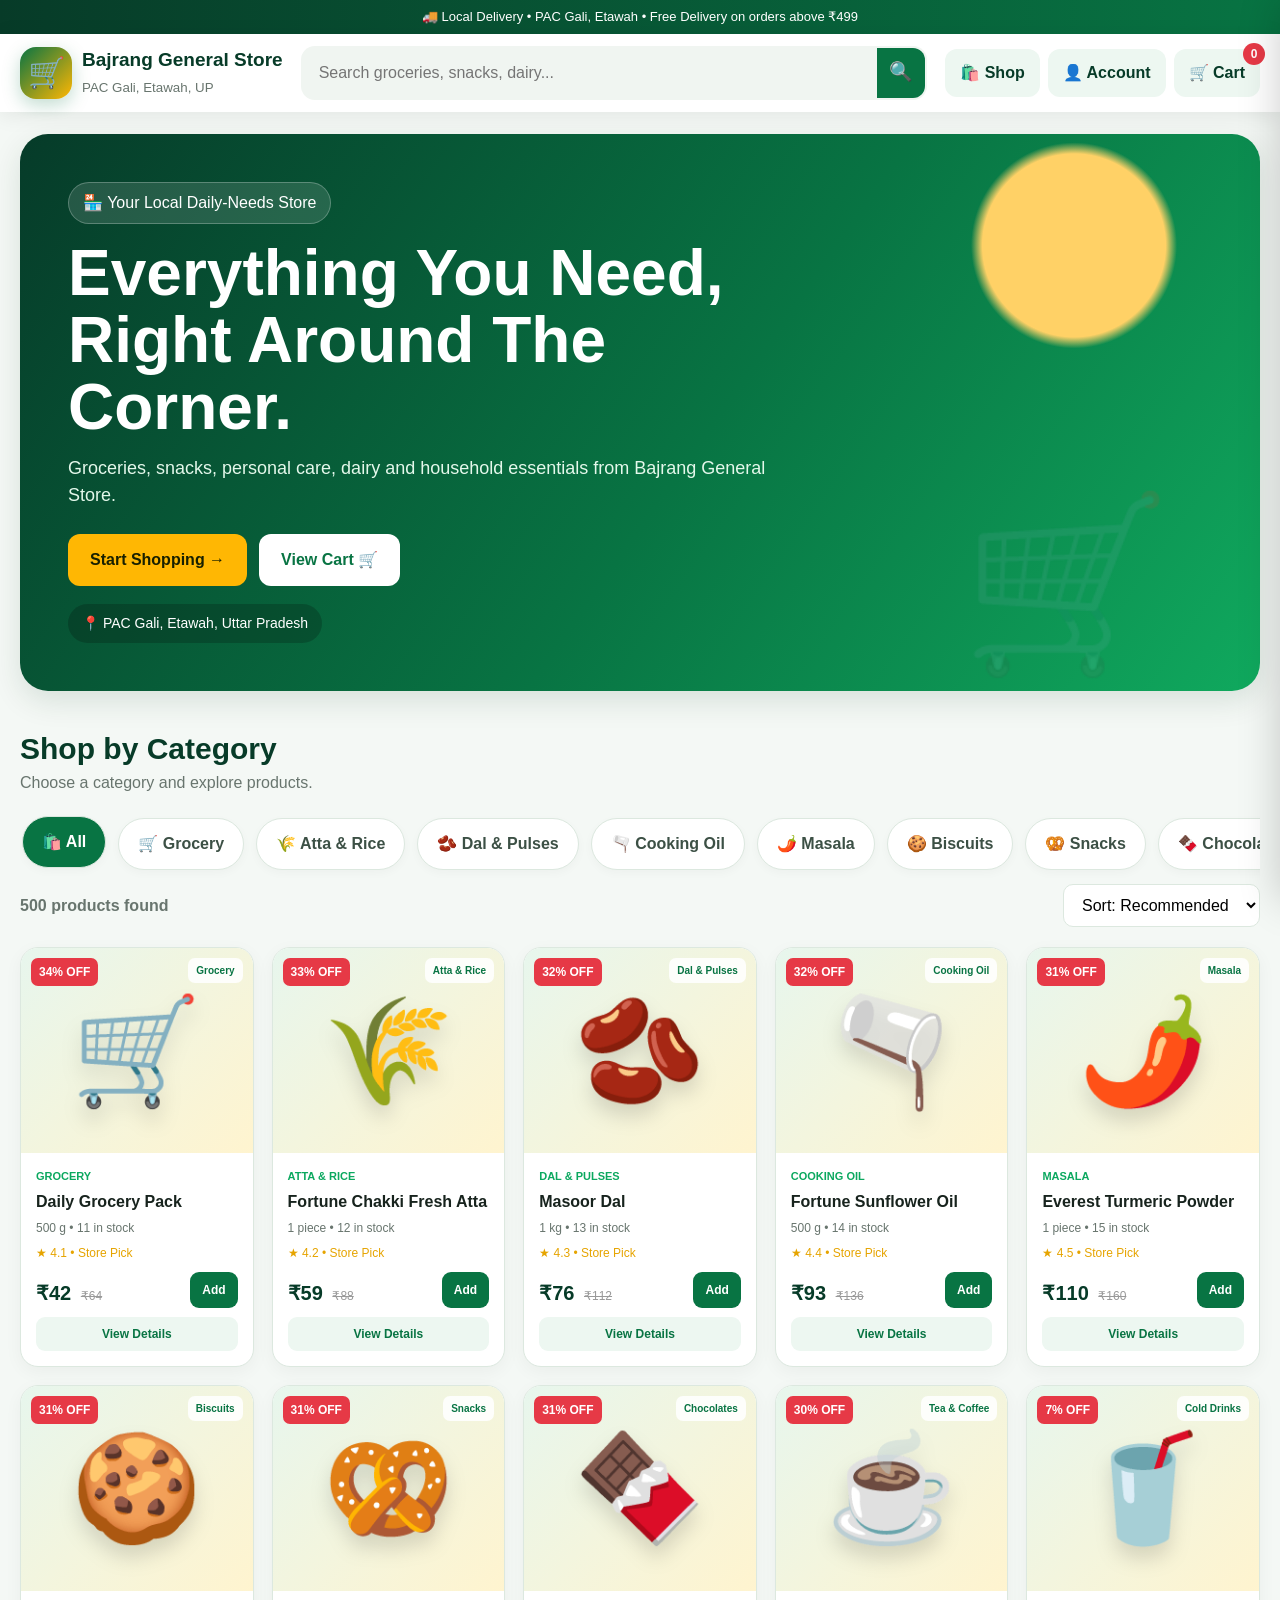
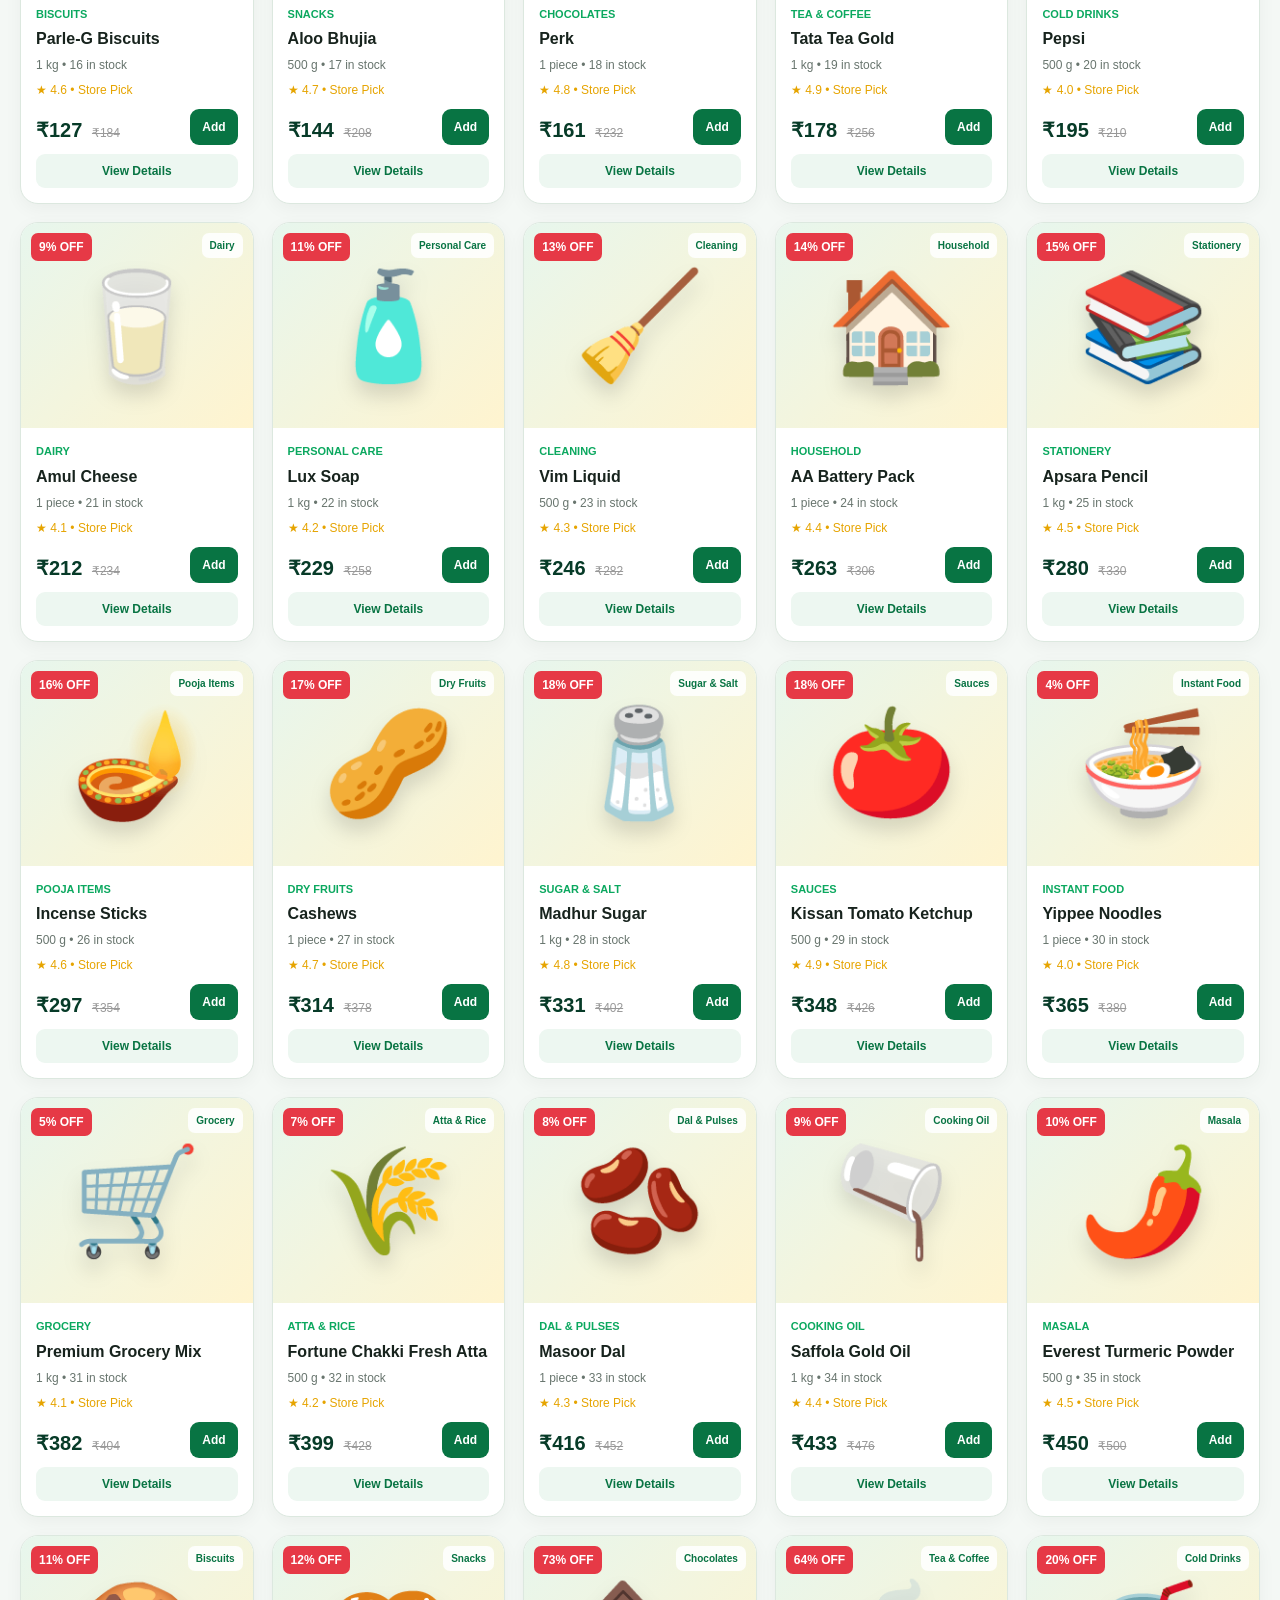
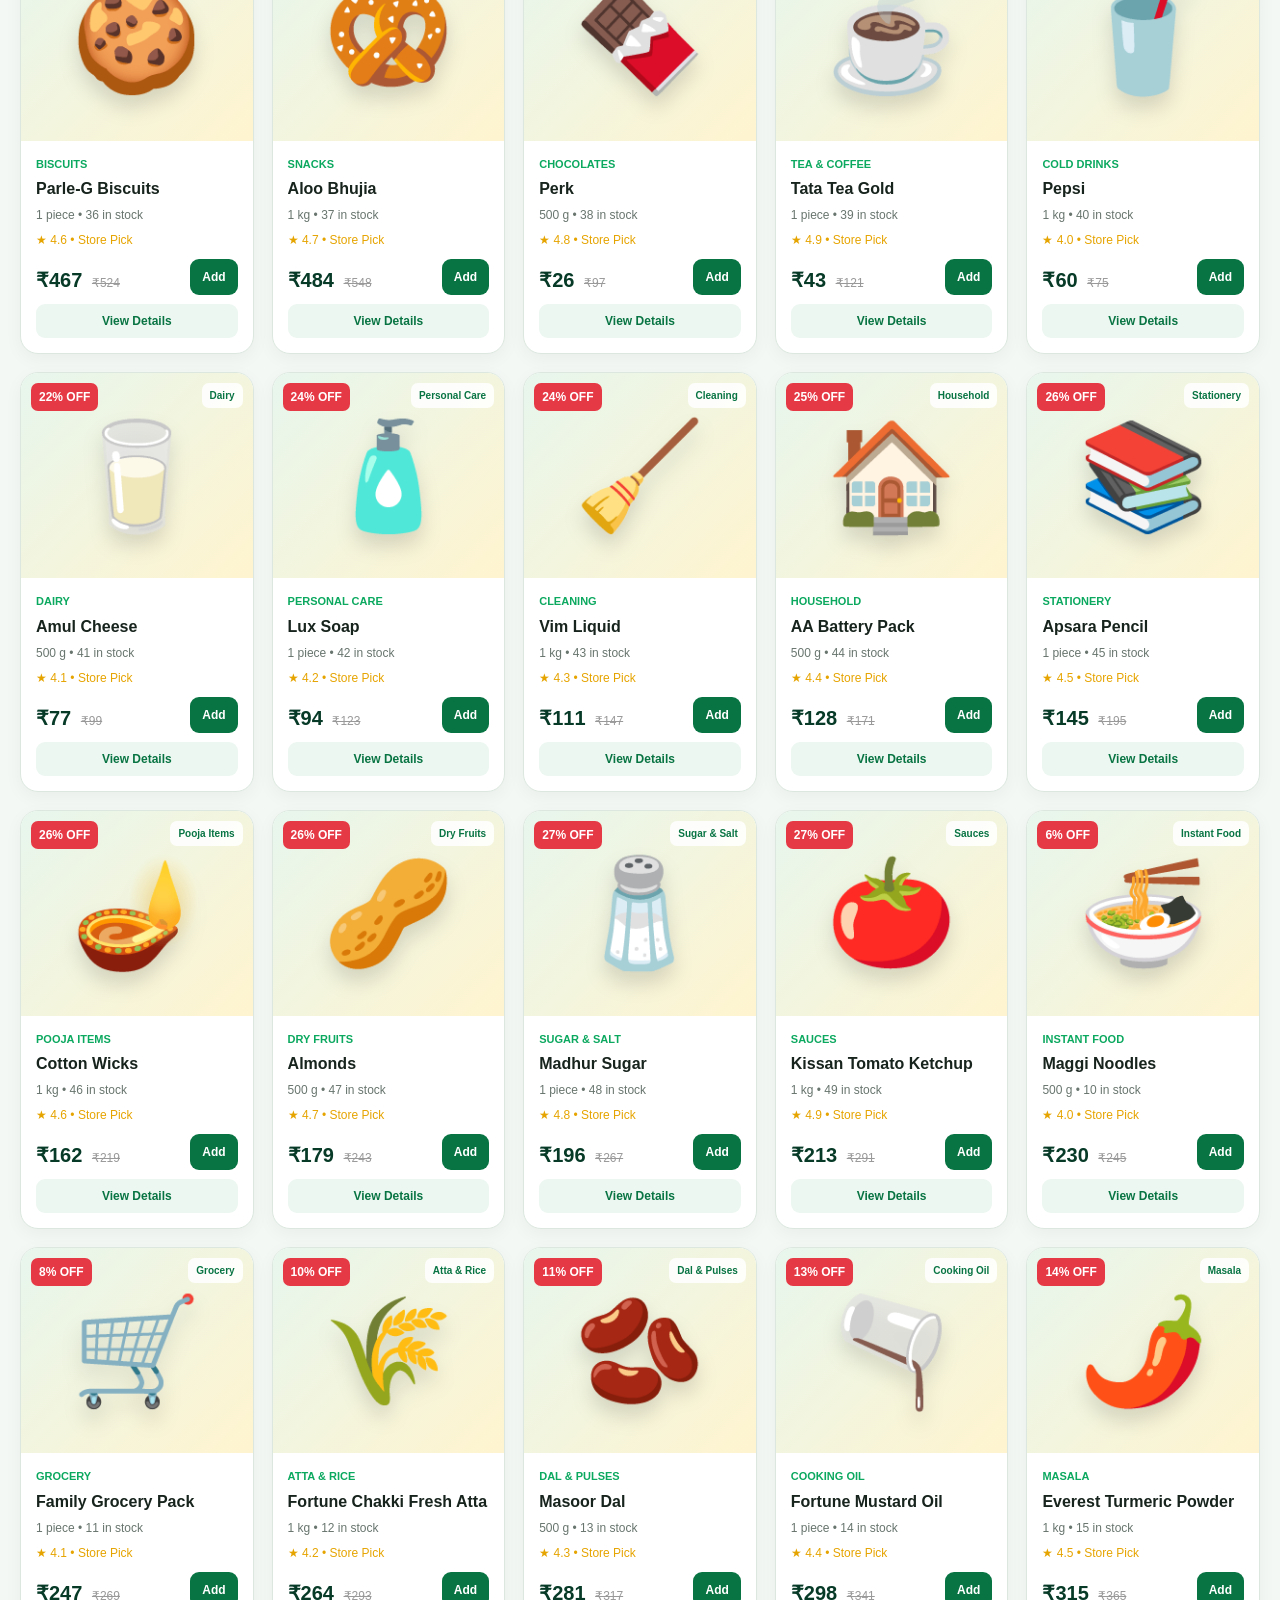
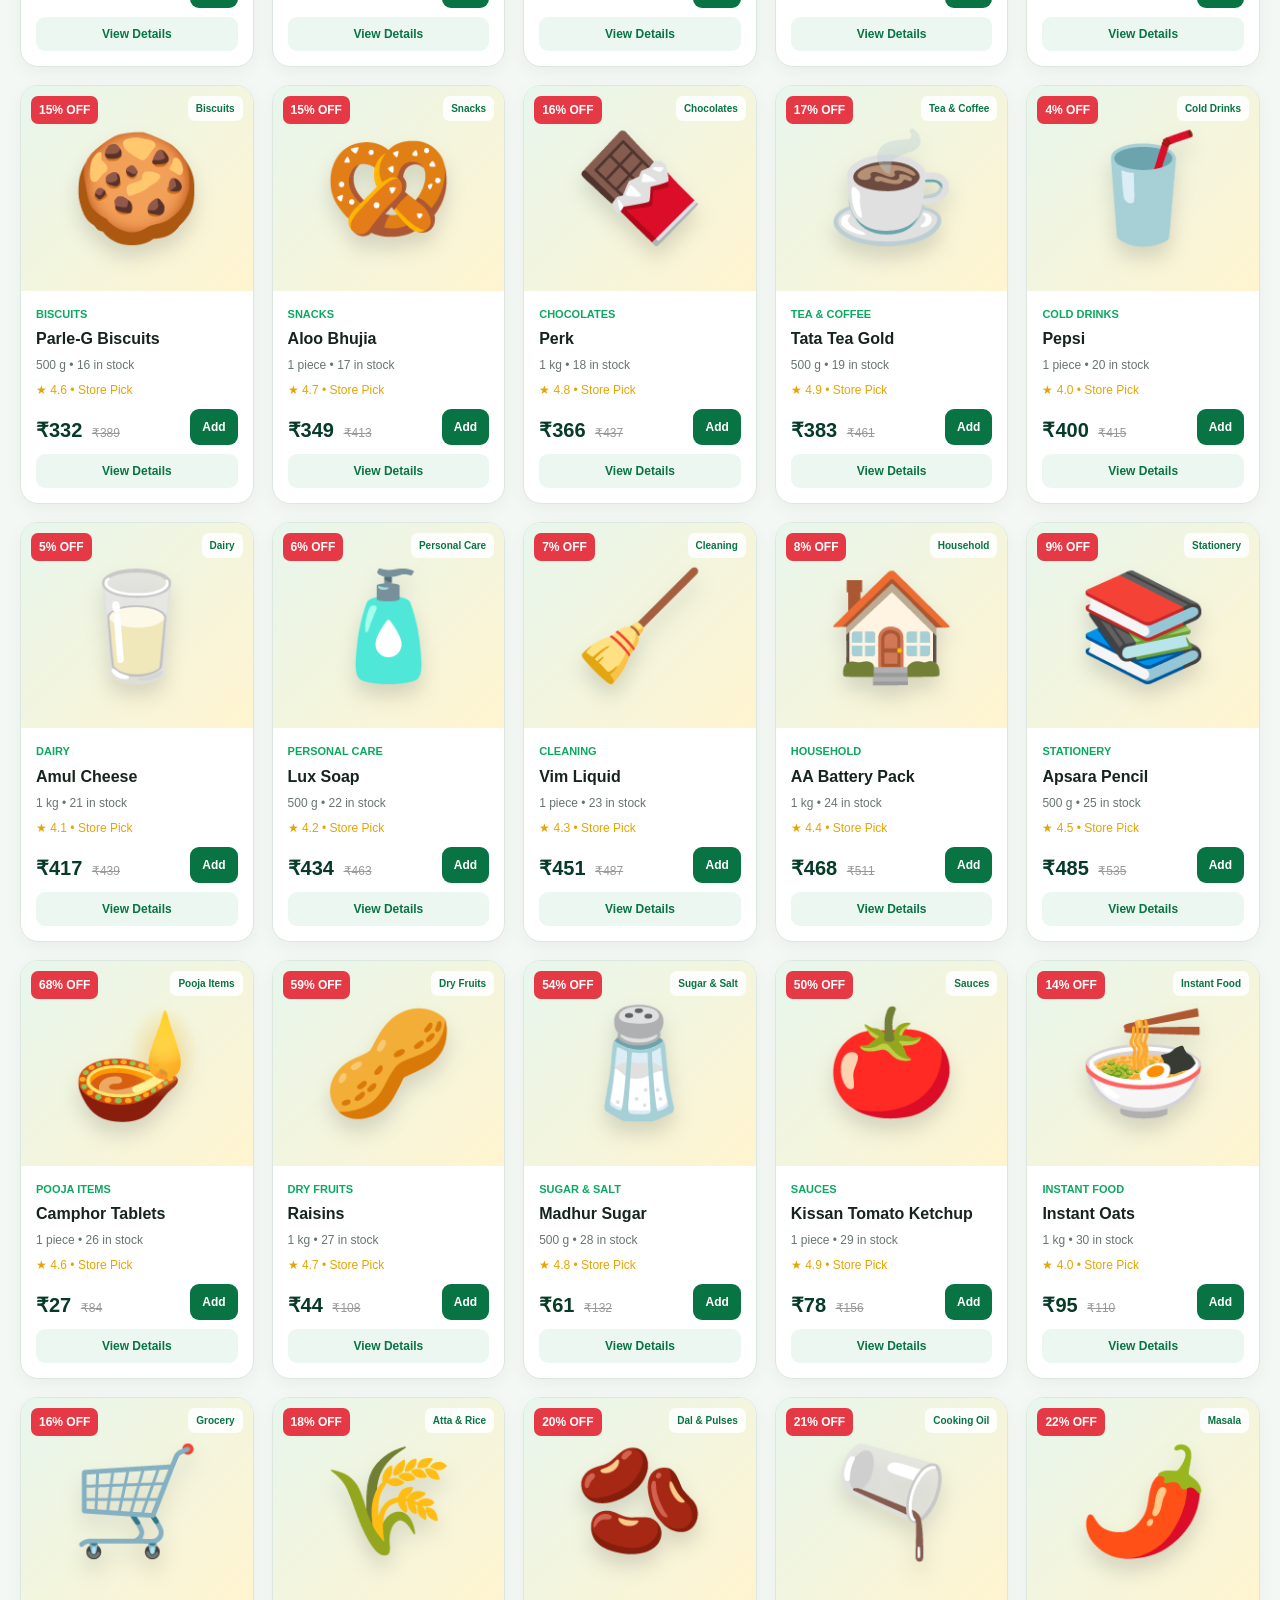
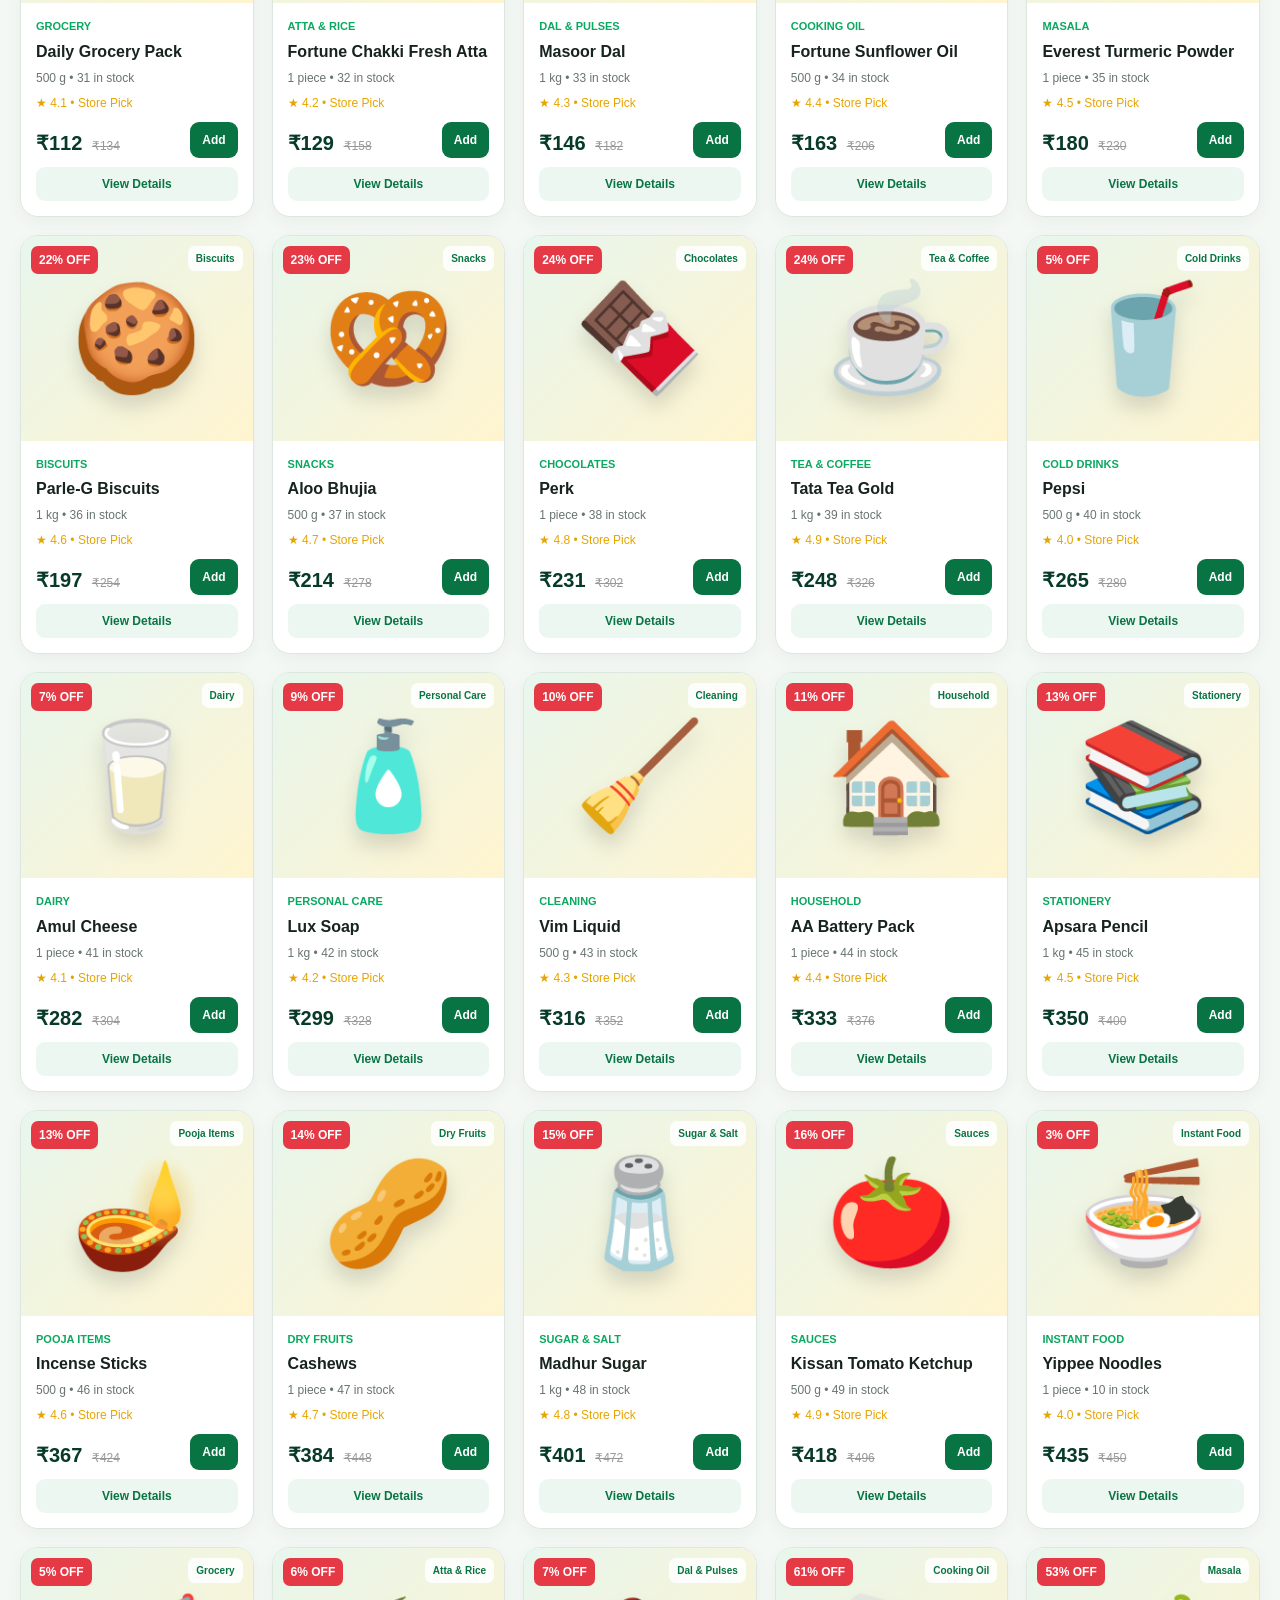
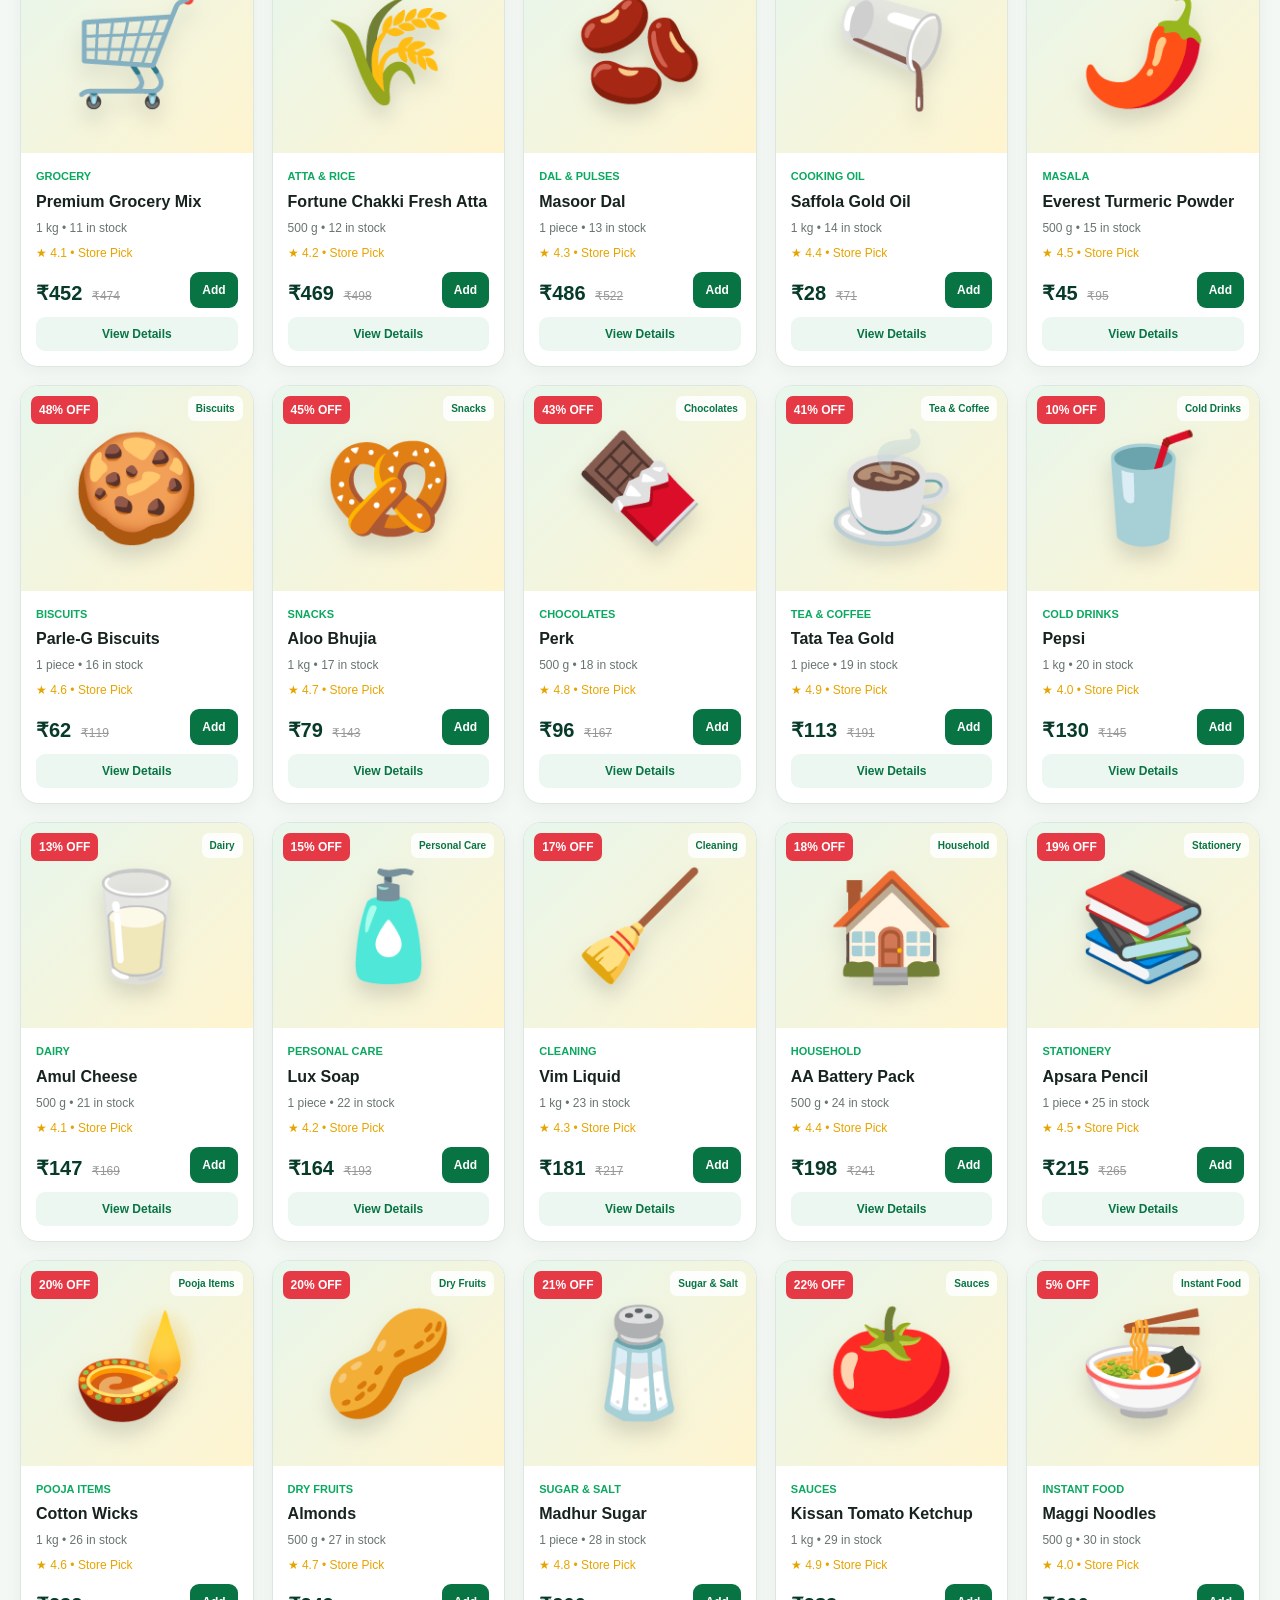
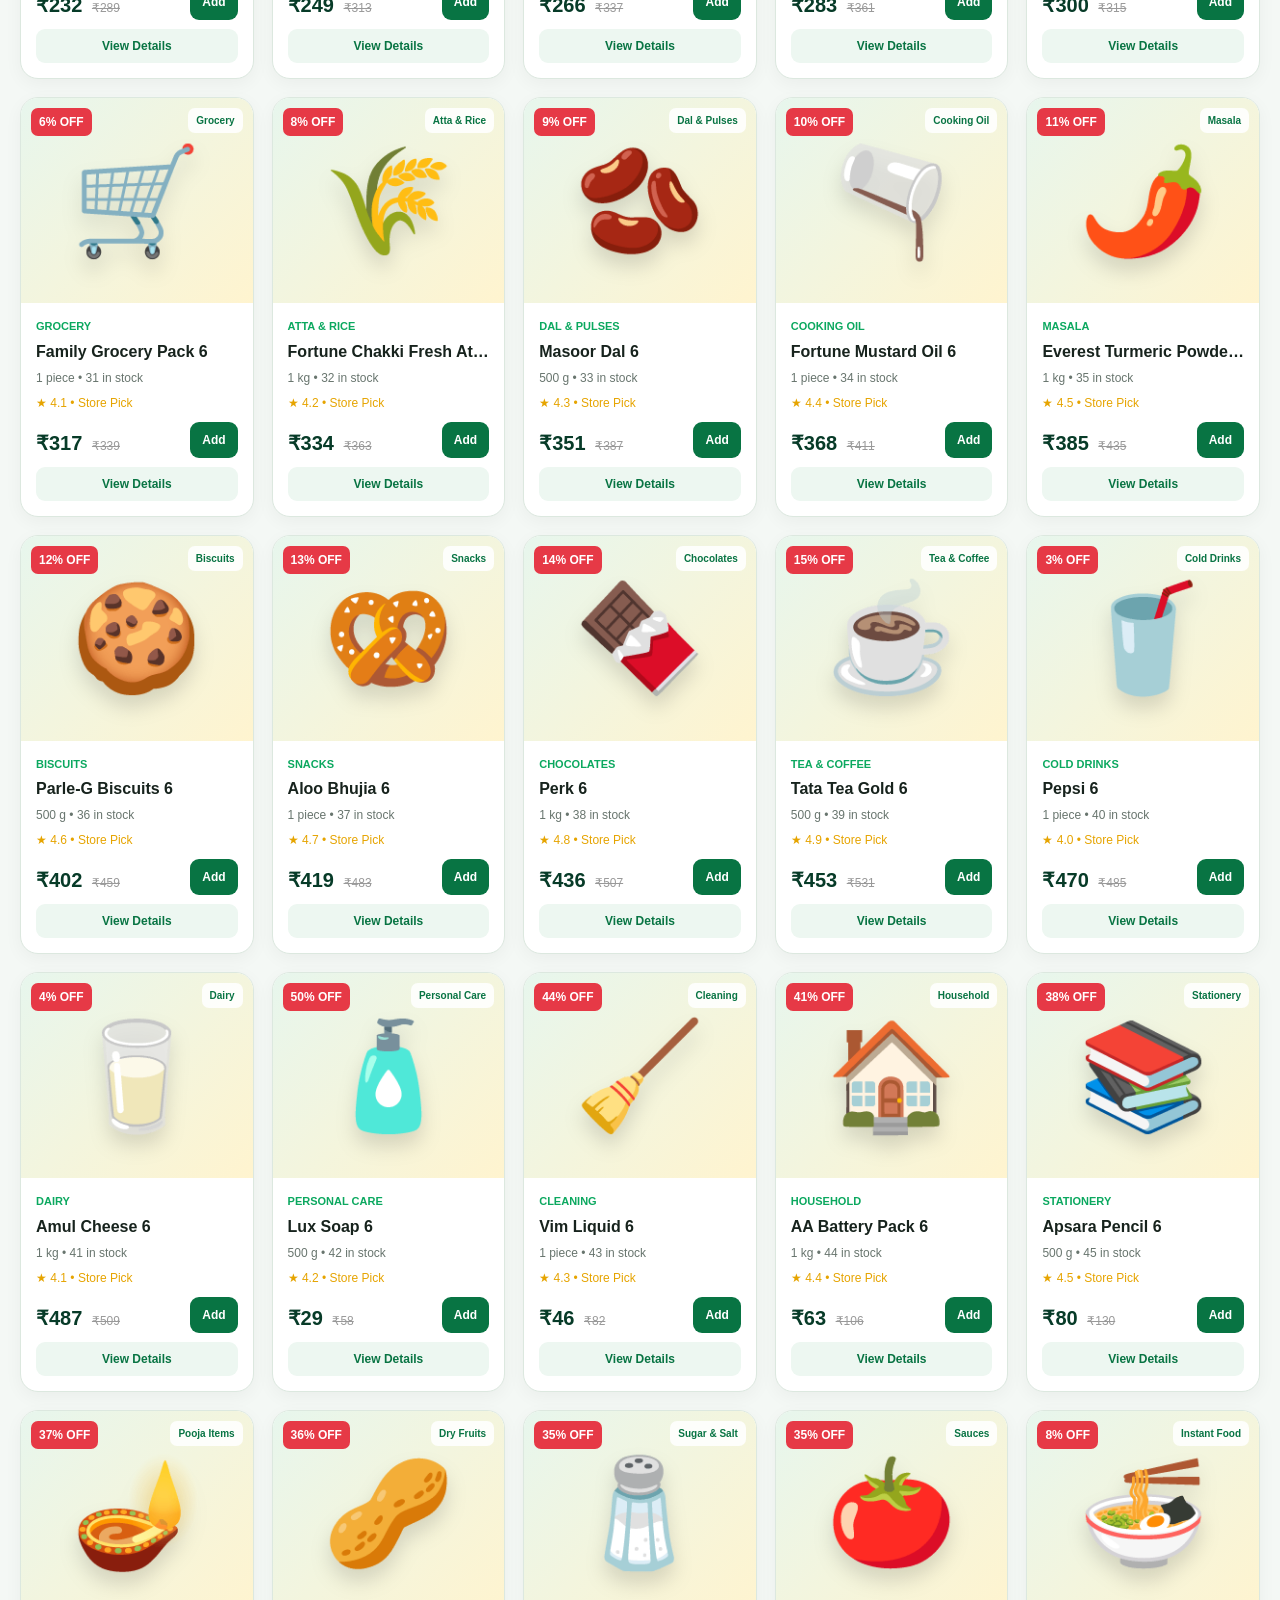
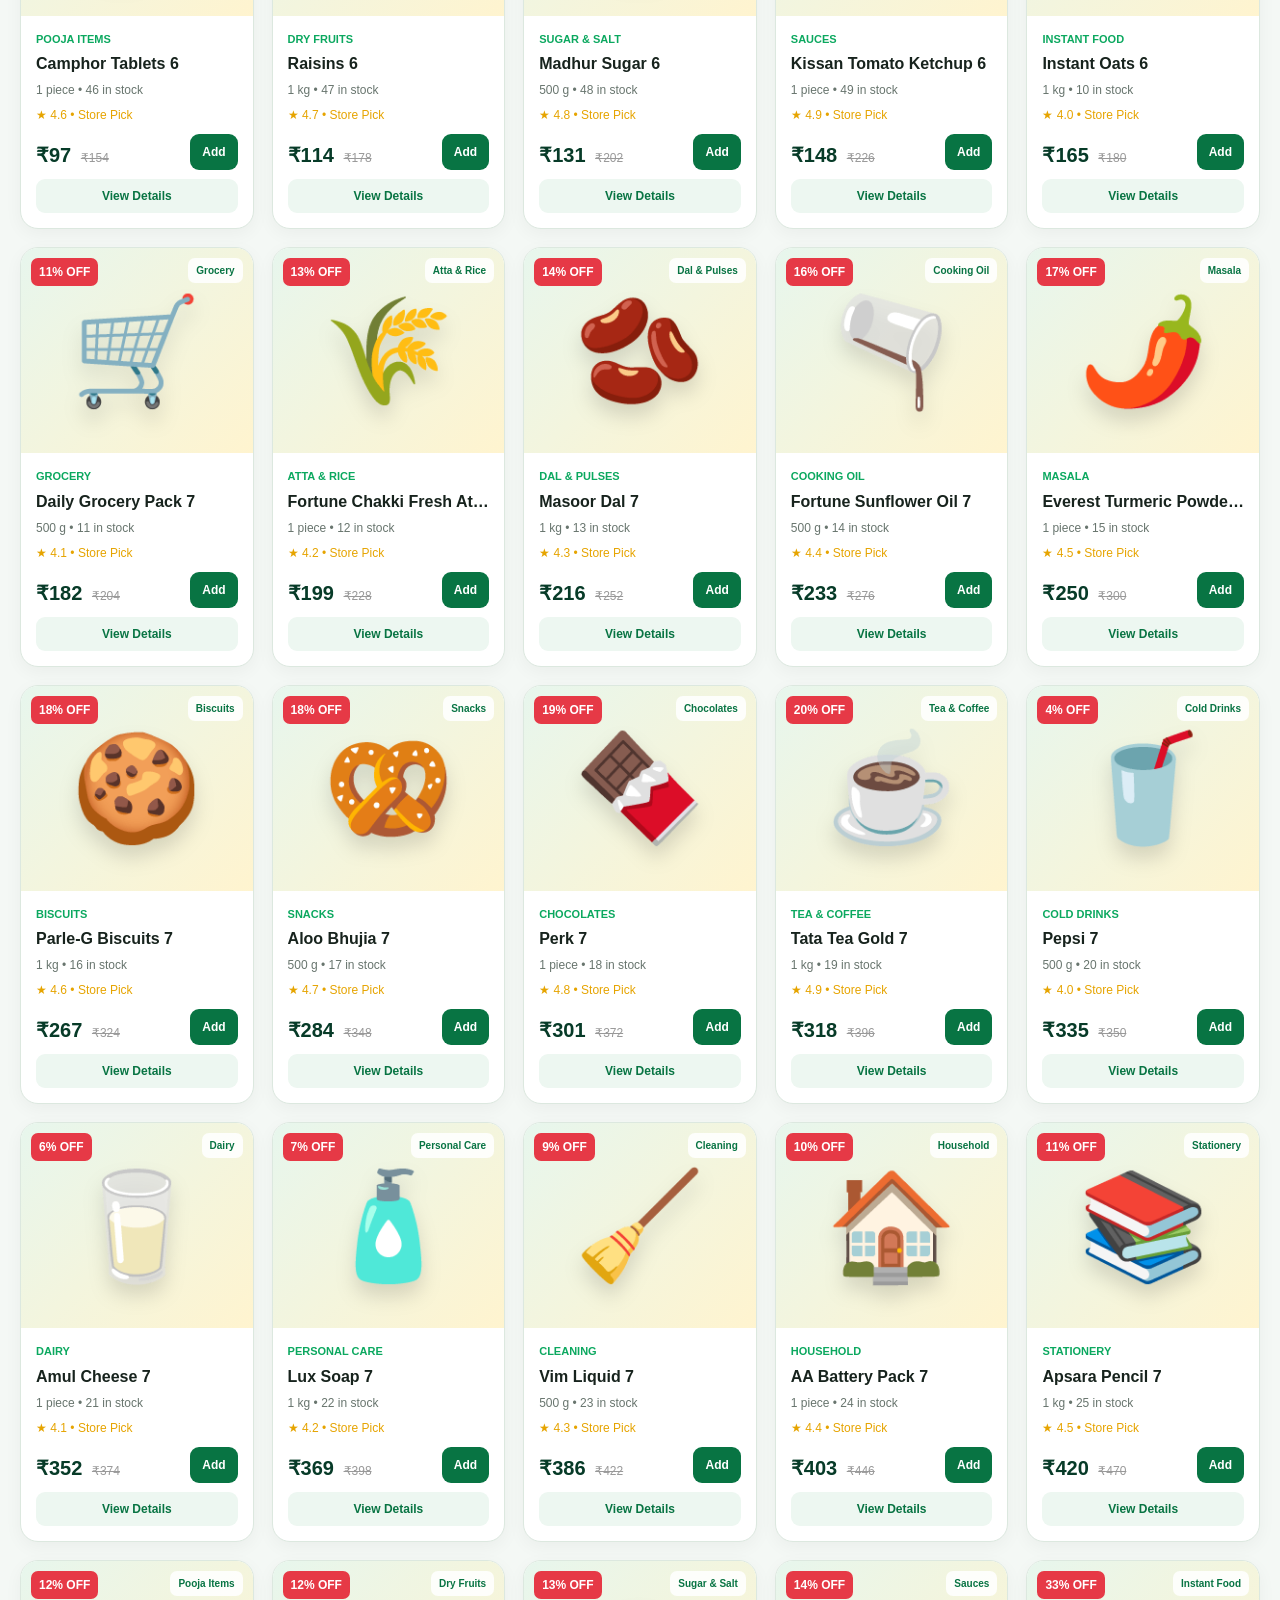
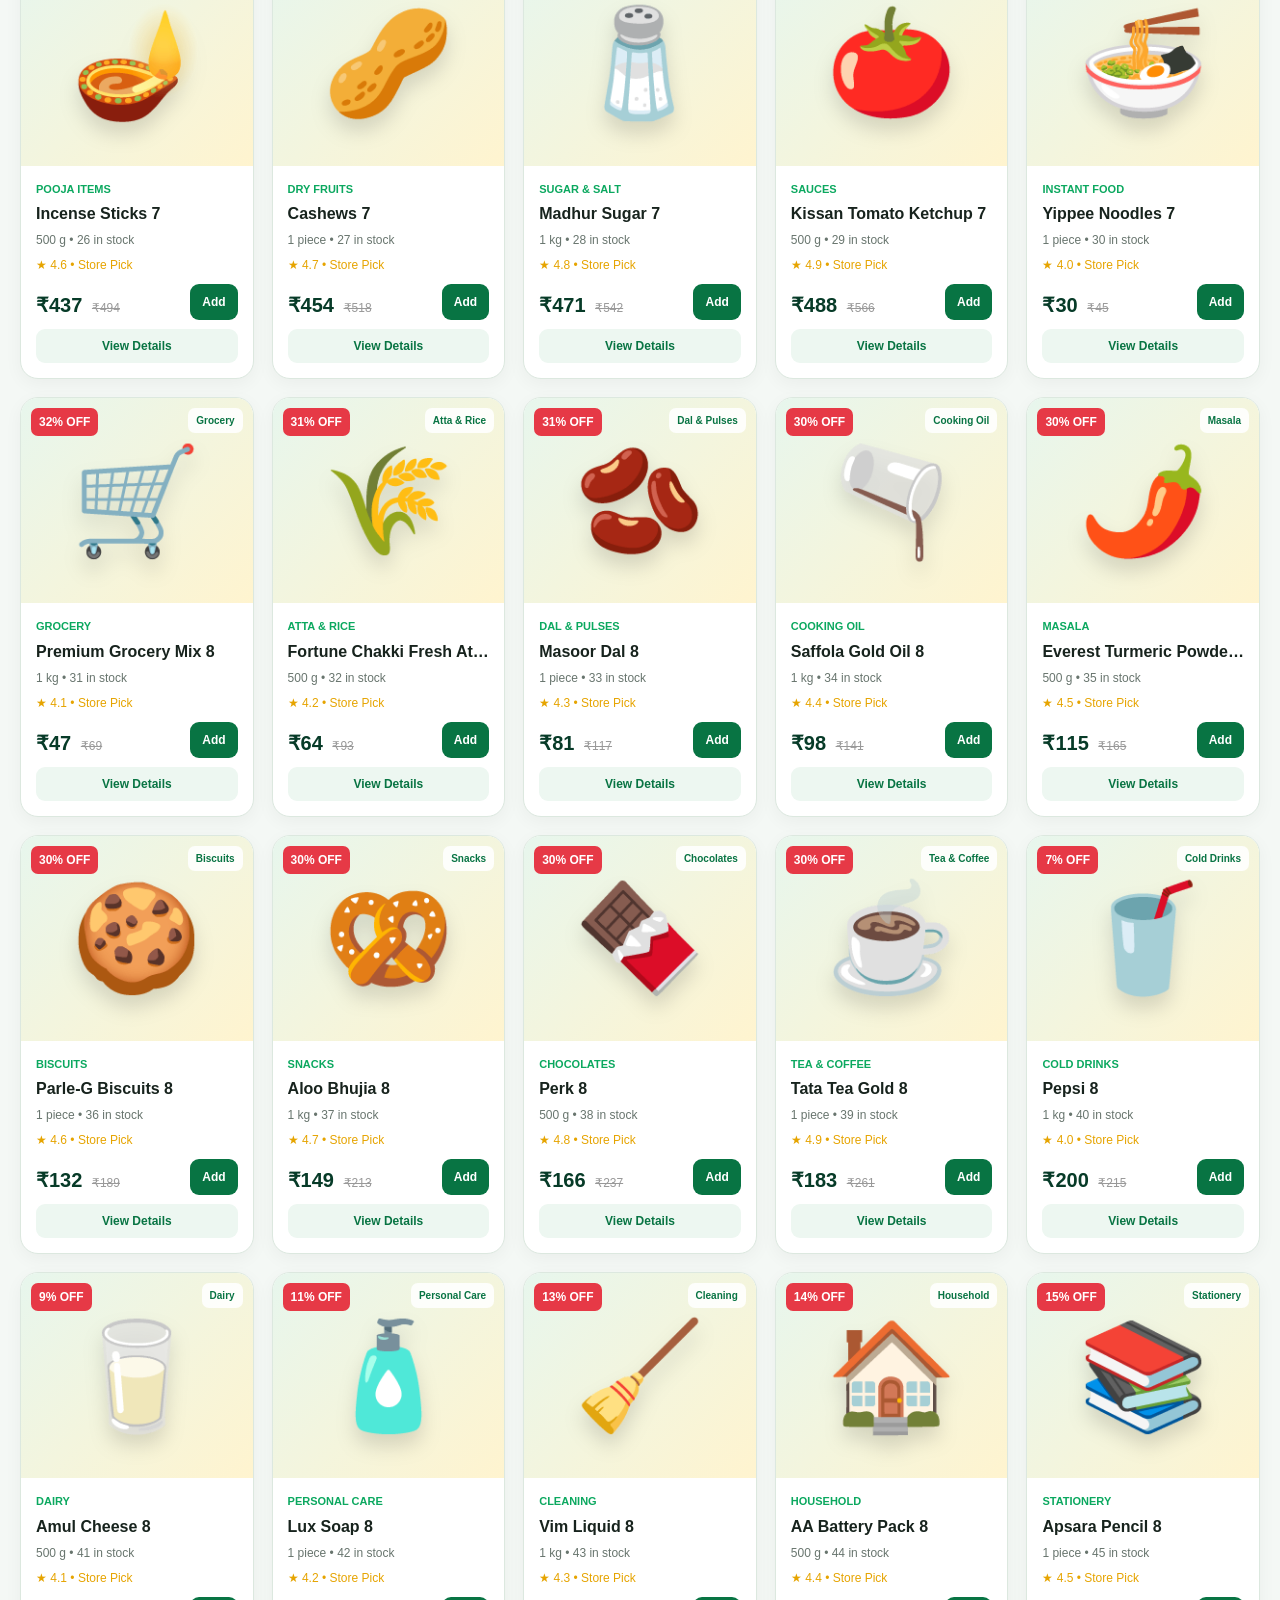
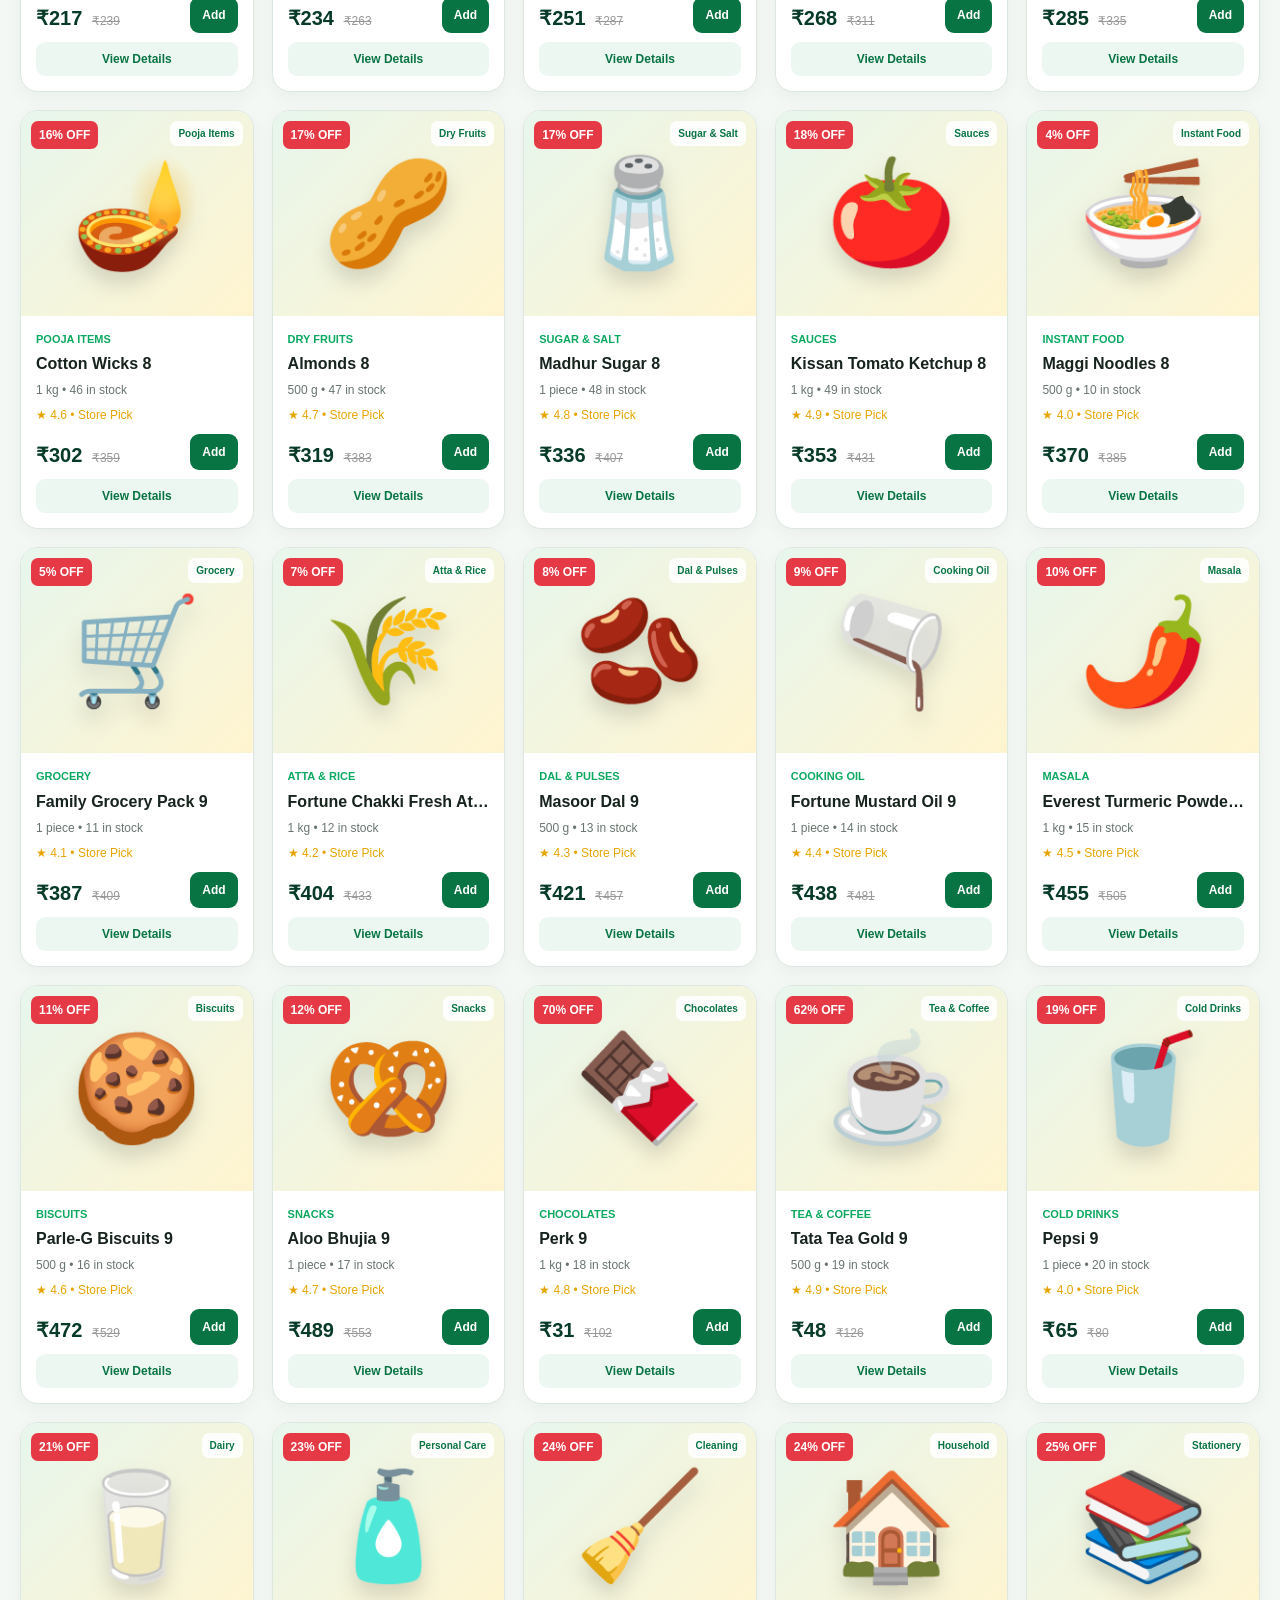
<file: index.html>
<!DOCTYPE html>
<html lang="en">
<head>
<meta charset="UTF-8">
<meta name="viewport" content="width=device-width, initial-scale=1.0">
<title>Bajrang General Store | Etawah</title>

<style>
*{box-sizing:border-box;margin:0;padding:0}
html{scroll-behavior:smooth}
body{
font-family:Arial,Helvetica,sans-serif;
background:#f4f8f5;
color:#17231d;
line-height:1.5
}
button,input,select,textarea{font:inherit}
button{cursor:pointer;border:0}

:root{
--green:#087443;
--green2:#0ba85f;
--dark:#073b28;
--gold:#ffb703;
--orange:#fb8500;
--red:#e63946;
--white:#fff;
--muted:#68756e;
--border:#dce8df;
--shadow:0 10px 30px rgba(5,55,35,.12)
}

/* HEADER */
.header{
position:sticky;
top:0;
z-index:1000;
background:rgba(255,255,255,.96);
backdrop-filter:blur(12px);
box-shadow:0 3px 20px rgba(0,0,0,.08)
}
.topbar{
background:linear-gradient(90deg,var(--dark),var(--green));
color:white;
text-align:center;
padding:7px;
font-size:13px
}
.nav{
max-width:1400px;
margin:auto;
padding:12px 20px;
display:flex;
align-items:center;
gap:18px
}
.logo{
display:flex;
align-items:center;
gap:10px;
min-width:max-content
}
.logo-img{
width:52px;height:52px;
border-radius:16px;
background:linear-gradient(135deg,var(--green),var(--gold));
display:grid;
place-items:center;
font-size:30px;
box-shadow:0 6px 18px rgba(8,116,67,.25)
}
.logo strong{display:block;font-size:19px;color:var(--dark)}
.logo small{color:var(--muted)}

.search{
flex:1;
display:flex;
background:#f0f5f1;
border:2px solid transparent;
border-radius:14px;
overflow:hidden;
transition:.2s
}
.search:focus-within{
border-color:var(--green2);
background:white
}
.search input{
width:100%;
border:0;
outline:0;
background:transparent;
padding:13px 16px
}
.search button{
width:52px;
background:var(--green);
color:white;
font-size:19px
}
.nav-actions{
display:flex;
gap:8px
}
.nav-btn{
position:relative;
background:#edf7f1;
color:var(--dark);
padding:12px 15px;
border-radius:12px;
font-weight:700;
transition:.2s
}
.nav-btn:hover{
transform:translateY(-2px);
background:#d9f2e3
}
.badge{
position:absolute;
right:-5px;
top:-6px;
background:var(--red);
color:white;
border-radius:50%;
min-width:22px;
height:22px;
font-size:12px;
display:grid;
place-items:center
}

/* HERO */
.hero{
max-width:1400px;
margin:22px auto;
padding:0 20px
}
.hero-box{
border-radius:28px;
overflow:hidden;
background:
radial-gradient(circle at 85% 20%,#ffd166 0 8%,transparent 9%),
linear-gradient(125deg,#063b29,#087443 55%,#10a95e);
color:white;
padding:48px;
position:relative;
box-shadow:var(--shadow)
}
.hero-box:after{
content:"🛒";
position:absolute;
right:7%;
bottom:-20px;
font-size:170px;
opacity:.12
}
.hero-content{position:relative;z-index:2;max-width:720px}
.hero-kicker{
display:inline-block;
background:#ffffff20;
border:1px solid #ffffff40;
padding:8px 14px;
border-radius:30px;
margin-bottom:16px
}
.hero h1{
font-size:clamp(32px,5vw,64px);
line-height:1.05;
margin-bottom:14px
}
.hero p{font-size:18px;color:#e4f8eb}
.hero-buttons{
display:flex;
gap:12px;
flex-wrap:wrap;
margin-top:25px
}
.primary{
background:var(--gold);
color:#182000;
padding:14px 22px;
border-radius:12px;
font-weight:800;
transition:.2s
}
.primary:hover{
transform:translateY(-3px);
box-shadow:0 10px 20px #0002
}
.secondary{
background:white;
color:var(--green);
padding:14px 22px;
border-radius:12px;
font-weight:800
}
.address{
display:inline-block;
margin-top:18px;
background:#0003;
padding:9px 14px;
border-radius:20px;
font-size:14px
}

/* CATEGORIES */
.section{
max-width:1400px;
margin:35px auto;
padding:0 20px
}
.section-head{
display:flex;
align-items:end;
justify-content:space-between;
gap:15px;
margin-bottom:18px
}
.section-head h2{font-size:30px;color:var(--dark)}
.section-head p{color:var(--muted)}
.category-row{
display:flex;
gap:12px;
overflow-x:auto;
padding:5px 2px 14px;
scrollbar-width:thin
}
.category{
flex:0 0 auto;
padding:13px 19px;
border-radius:30px;
background:white;
border:1px solid var(--border);
font-weight:700;
color:#3c5045;
transition:.2s;
box-shadow:0 3px 10px #00000008
}
.category:hover,.category.active{
background:var(--green);
color:white;
transform:translateY(-2px)
}

/* TOOLBAR */
.toolbar{
display:flex;
justify-content:space-between;
align-items:center;
gap:15px;
margin-bottom:20px;
flex-wrap:wrap
}
.sort{
padding:11px 14px;
border:1px solid var(--border);
border-radius:10px;
background:white;
outline:0
}
.result{font-weight:700;color:var(--muted)}

/* PRODUCTS */
.grid{
display:grid;
grid-template-columns:repeat(5,1fr);
gap:18px
}
.card{
background:white;
border:1px solid var(--border);
border-radius:18px;
overflow:hidden;
box-shadow:0 5px 18px #0000000b;
transition:.25s;
position:relative
}
.card:hover{
transform:translateY(-6px);
box-shadow:0 15px 35px rgba(5,60,35,.16);
border-color:#79c69a
}
.card-image{
height:205px;
background:linear-gradient(135deg,#e7f6ed,#fff4cf);
position:relative;
display:grid;
place-items:center;
overflow:hidden
}
.card-image .emoji{
font-size:105px;
filter:drop-shadow(0 12px 10px #0002);
transition:.3s
}
.card:hover .emoji{transform:scale(1.1)}
.discount{
position:absolute;
top:10px;
left:10px;
background:var(--red);
color:white;
font-size:12px;
font-weight:800;
padding:5px 8px;
border-radius:7px;
z-index:2
}
.category-tag{
position:absolute;
right:10px;
top:10px;
background:#ffffffdf;
color:var(--green);
font-size:10px;
font-weight:800;
padding:5px 8px;
border-radius:7px
}
.card-body{padding:15px}
.card-category{
font-size:11px;
font-weight:800;
color:var(--green2);
text-transform:uppercase
}
.card h3{
font-size:16px;
margin:5px 0;
white-space:nowrap;
overflow:hidden;
text-overflow:ellipsis
}
.unit{font-size:12px;color:var(--muted)}
.rating{font-size:12px;color:#e6a400;margin:7px 0}
.price-row{
display:flex;
justify-content:space-between;
align-items:end;
gap:8px;
margin-top:10px
}
.price strong{font-size:20px;color:var(--dark)}
.old{
font-size:12px;
color:#999;
text-decoration:line-through;
margin-left:4px
}
.add{
background:var(--green);
color:white;
padding:9px 12px;
border-radius:9px;
font-weight:800;
font-size:12px;
transition:.2s
}
.add:hover{background:var(--green2);transform:scale(1.04)}
.view{
width:100%;
margin-top:9px;
background:#edf7f1;
color:var(--green);
padding:8px;
border-radius:9px;
font-size:12px;
font-weight:800
}

/* CART */
.overlay{
position:fixed;
inset:0;
background:#0008;
z-index:1500;
opacity:0;
pointer-events:none;
transition:.25s
}
.overlay.show{opacity:1;pointer-events:auto}

.cart{
position:fixed;
right:-440px;
top:0;
bottom:0;
width:min(430px,100%);
background:white;
z-index:1600;
transition:.3s;
display:flex;
flex-direction:column;
box-shadow:-10px 0 40px #0003
}
.cart.show{right:0}
.cart-head{
padding:18px;
display:flex;
justify-content:space-between;
align-items:center;
border-bottom:1px solid var(--border)
}
.close{
width:38px;height:38px;
border-radius:50%;
background:#edf2ee;
font-size:22px
}
.cart-items{
flex:1;
overflow:auto;
padding:15px
}
.cart-item{
display:flex;
gap:12px;
padding:12px 0;
border-bottom:1px solid var(--border)
}
.cart-img{
width:70px;height:70px;
border-radius:12px;
background:#edf7f1;
display:grid;
place-items:center;
font-size:35px;
flex-shrink:0
}
.cart-info{flex:1}
.cart-info strong{display:block;font-size:14px}
.cart-info small{color:var(--muted)}
.qty{
display:flex;
align-items:center;
gap:8px;
margin-top:8px
}
.qty button{
width:28px;height:28px;
border-radius:7px;
background:#e6f4eb;
color:var(--green);
font-weight:900
}
.remove{
background:none;
color:var(--red);
font-size:12px;
margin-left:8px
}
.cart-bottom{
padding:18px;
border-top:1px solid var(--border);
background:#fafdfb
}
.summary-line{
display:flex;
justify-content:space-between;
margin:7px 0
}
.total{
font-size:22px;
font-weight:900;
color:var(--dark);
border-top:1px solid var(--border);
padding-top:12px;
margin-top:10px
}
.whatsapp{
width:100%;
margin-top:14px;
background:#25d366;
color:white;
padding:14px;
border-radius:12px;
font-weight:900;
transition:.2s
}
.whatsapp:hover{
background:#1ebe5d;
transform:translateY(-2px)
}

/* MODAL */
.modal-wrap{
position:fixed;
inset:0;
z-index:2000;
background:#0009;
display:none;
place-items:center;
padding:18px
}
.modal-wrap.show{display:grid}
.modal{
background:white;
width:min(700px,100%);
max-height:90vh;
overflow:auto;
border-radius:22px;
box-shadow:0 20px 60px #0005;
animation:pop .2s ease
}
@keyframes pop{
from{transform:scale(.92);opacity:0}
to{transform:scale(1);opacity:1}
}
.modal-head{
display:flex;
justify-content:space-between;
padding:18px;
border-bottom:1px solid var(--border)
}
.detail{
display:grid;
grid-template-columns:1fr 1fr;
gap:25px;
padding:25px
}
.detail-image{
min-height:320px;
border-radius:18px;
background:linear-gradient(135deg,#e7f6ed,#fff0bd);
display:grid;
place-items:center;
font-size:150px
}
.detail-info h2{font-size:30px;color:var(--dark)}
.detail-info .big-price{
font-size:30px;
font-weight:900;
color:var(--green);
margin:12px 0
}
.spec{
padding:12px;
background:#f3f8f4;
border-radius:10px;
margin:8px 0
}

/* OWNER */
.owner{
display:grid;
grid-template-columns:120px minmax(0,1fr);
gap:25px;
align-items:center;
background:linear-gradient(135deg,#063b29,#0b7d48);
color:white;
padding:30px;
border-radius:22px;
overflow:hidden
}
.owner-photo{
width:120px;
height:120px;
min-width:120px;
max-width:120px;
flex:0 0 120px;
border-radius:50%;
overflow:hidden;
background:#ffffff;
border:5px solid white;
display:block;
position:relative
}
.owner-photo img{
width:100%;
height:100%;
min-width:100%;
min-height:100%;
max-width:none;
display:block;
object-fit:cover;
object-position:center;
margin:0;
padding:0;
border:0;
border-radius:0
}
.owner h2{font-size:24px;color:white;margin:0}
.owner p{color:#d8f4e4;margin-top:7px}

/* INFO */
.info-grid{
display:grid;
grid-template-columns:repeat(3,1fr);
gap:18px
}
.info{
background:white;
padding:22px;
border-radius:18px;
border:1px solid var(--border);
box-shadow:0 5px 18px #00000008
}
.info-icon{font-size:30px}
.info h3{margin:7px 0;color:var(--dark)}
.info p{color:var(--muted)}

/* ACCOUNT */
.account-box{
padding:24px
}
.account-tabs{
display:grid;
grid-template-columns:1fr 1fr;
gap:8px;
background:#edf7f1;
padding:5px;
border-radius:12px;
margin-bottom:18px
}
.account-tab{
padding:11px;
border-radius:9px;
background:transparent;
font-weight:800;
color:var(--green)
}
.account-tab.active{
background:var(--green);
color:white
}
.form-group{margin-bottom:13px}
.form-group label{
display:block;
font-size:13px;
font-weight:800;
color:var(--dark);
margin-bottom:5px
}
.form-group input,
.form-group textarea{
width:100%;
padding:12px;
border:1px solid var(--border);
border-radius:10px;
outline:0;
background:#fbfdfb
}
.form-group input:focus,
.form-group textarea:focus{
border-color:var(--green2);
background:white
}
.form-group textarea{
min-height:85px;
resize:vertical
}
.form-error{
background:#fff0f0;
color:#c62828;
padding:10px;
border-radius:9px;
font-size:13px;
margin-bottom:12px;
display:none
}
.form-success{
background:#edf9f1;
color:var(--green);
padding:10px;
border-radius:9px;
font-size:13px;
margin-bottom:12px;
display:none
}
.full-btn{
width:100%;
padding:13px;
border-radius:11px;
font-weight:900;
background:var(--green);
color:white
}
.switch-text{
text-align:center;
margin-top:13px;
font-size:13px;
color:var(--muted)
}
.switch-text button{
background:none;
color:var(--green);
font-weight:900
}
.account-profile{
background:linear-gradient(135deg,#edf9f1,#fff7df);
padding:18px;
border-radius:15px;
border:1px solid var(--border)
}
.profile-row{
display:flex;
gap:12px;
padding:8px 0;
border-bottom:1px solid #0000000a
}
.profile-row:last-child{border-bottom:0}
.profile-icon{width:25px}
.logout{
margin-top:15px;
width:100%;
padding:12px;
border-radius:10px;
background:#fff0f0;
color:var(--red);
font-weight:900
}

/* CHECKOUT */
.checkout-box{
padding:22px
}
.login-required{
background:#fff7df;
border:1px solid #ffe08a;
padding:15px;
border-radius:12px;
margin-bottom:15px;
color:#684f00
}
.checkout-title{
color:var(--dark);
margin-bottom:15px
}

/* FOOTER */
footer{
margin-top:50px;
background:#05291c;
color:white;
padding:45px 20px
}
.footer-grid{
max-width:1400px;
margin:auto;
display:grid;
grid-template-columns:2fr 1fr 1fr;
gap:30px
}
footer h2,footer h3{margin-bottom:10px}
footer p,footer li{color:#b8d2c3}
footer ul{list-style:none}
footer li{margin:7px 0}
.footer-link{
cursor:pointer;
transition:.2s
}
.footer-link:hover{color:white;transform:translateX(3px)}
.credit{
text-align:center;
border-top:1px solid #ffffff20;
margin-top:30px;
padding-top:20px;
color:#d6eadf
}

/* BACK TOP */
.top{
position:fixed;
right:20px;
bottom:20px;
width:48px;height:48px;
border-radius:50%;
background:var(--green);
color:white;
z-index:1200;
font-size:20px;
box-shadow:0 8px 20px #0003;
display:none
}
.top.show{display:block}

/* EMPTY */
.empty{
text-align:center;
padding:60px;
background:white;
border-radius:18px;
display:none
}

/* TOAST */
.toast{
position:fixed;
left:50%;
bottom:25px;
transform:translate(-50%,30px);
background:#092f20;
color:white;
padding:13px 20px;
border-radius:12px;
z-index:3000;
opacity:0;
pointer-events:none;
transition:.25s
}
.toast.show{
opacity:1;
transform:translate(-50%,0)
}

/* RESPONSIVE */
@media(max-width:1100px){
.grid{grid-template-columns:repeat(4,1fr)}
}
@media(max-width:850px){
.nav{flex-wrap:wrap}
.logo{flex:1}
.search{order:3;flex-basis:100%}
.grid{grid-template-columns:repeat(3,1fr)}
.info-grid{grid-template-columns:1fr 1fr}
.footer-grid{grid-template-columns:1fr 1fr}
}
@media(max-width:600px){
.nav{padding:10px 12px}
.logo strong{font-size:15px}
.logo small{font-size:10px}
.nav-btn{padding:10px}
.hero{padding:0 10px}
.hero-box{padding:30px 22px;border-radius:20px}
.hero h1{font-size:36px}
.section{padding:0 10px}
.grid{grid-template-columns:repeat(2,1fr);gap:10px}
.card-image{height:160px}
.card-image .emoji{font-size:78px}
.card-body{padding:11px}
.card h3{font-size:14px}
.price strong{font-size:17px}
.add{padding:8px;font-size:11px}
.detail{grid-template-columns:1fr}
.detail-image{min-height:240px;font-size:110px}
.owner{
grid-template-columns:1fr;
text-align:center;
justify-items:center;
padding:22px 18px;
gap:15px
}
.owner-photo{
width:100px;
height:100px;
min-width:100px;
max-width:100px;
flex-basis:100px
}
.owner h2{font-size:20px}
.info-grid,.footer-grid{grid-template-columns:1fr}
}
</style>
</head>

<body>

<div class="topbar">
🚚 Local Delivery • PAC Gali, Etawah • Free Delivery on orders above ₹499
</div>

<header class="header">
<nav class="nav">

<div class="logo">
<div class="logo-img">🛒</div>
<div>
<strong>Bajrang General Store</strong>
<small>PAC Gali, Etawah, UP</small>
</div>
</div>

<div class="search">
<input id="search" type="search" placeholder="Search groceries, snacks, dairy...">
<button onclick="focusSearch()">🔍</button>
</div>

<div class="nav-actions">
<button class="nav-btn" onclick="scrollToProducts()">🛍️ Shop</button>

<button class="nav-btn" id="accountNavBtn" onclick="openAccount()">
👤 Account
</button>

<button class="nav-btn" onclick="openCart()">
🛒 Cart <span id="cartCount" class="badge">0</span>
</button>
</div>

</nav>
</header>

<main>

<section class="hero">
<div class="hero-box">
<div class="hero-content">

<span class="hero-kicker">🏪 Your Local Daily-Needs Store</span>

<h1>Everything You Need,<br>Right Around The Corner.</h1>

<p>
Groceries, snacks, personal care, dairy and household essentials
from Bajrang General Store.
</p>

<div class="hero-buttons">
<button class="primary" onclick="scrollToProducts()">Start Shopping →</button>
<button class="secondary" onclick="openCart()">View Cart 🛒</button>
</div>

<div class="address">📍 PAC Gali, Etawah, Uttar Pradesh</div>

</div>
</div>
</section>

<section class="section" id="productsSection">

<div class="section-head">
<div>
<h2>Shop by Category</h2>
<p>Choose a category and explore products.</p>
</div>
</div>

<div id="categories" class="category-row"></div>

<div class="toolbar">
<div id="result" class="result"></div>

<select id="sort" class="sort">
<option value="default">Sort: Recommended</option>
<option value="low">Price: Low to High</option>
<option value="high">Price: High to Low</option>
<option value="name">Name: A-Z</option>
</select>
</div>

<div id="products" class="grid"></div>

<div id="empty" class="empty">
<h2>😕 No products found</h2>
<p>Try another search or category.</p>
</div>

</section>

<section class="section">
<div class="owner">

<div class="owner-photo">
<img src="images.jpeg" alt="Ankit Pal">
</div>

<div>
<h2>Created by Ankit Pal</h2>
<p>Designed & Developed as a professional local-store e-commerce demo.</p>
<p>Owner/Developer photo.</p>
</div>

</div>
</section>

<section class="section">

<div class="section-head">
<div>
<h2>Store Information</h2>
<p>Visit or contact Bajrang General Store.</p>
</div>
</div>

<div class="info-grid">

<div class="info">
<div class="info-icon">📍</div>
<h3>Our Location</h3>
<p>PAC Gali, Etawah, Uttar Pradesh</p>
</div>

<div class="info">
<div class="info-icon">🕘</div>
<h3>Business Hours</h3>
<p>Monday – Sunday<br>8:00 AM – 9:30 PM</p>
</div>

<div class="info">
<div class="info-icon">🚚</div>
<h3>Local Delivery</h3>
<p>Delivery available around the local Etawah area.</p>
</div>

</div>
</section>

</main>

<footer>

<div class="footer-grid">

<div>
<h2>🛒 Bajrang General Store</h2>
<p>Your local store for groceries, household products and everyday essentials.</p>
<p style="margin-top:10px">📍 PAC Gali, Etawah, Uttar Pradesh</p>
</div>

<div>
<h3>Quick Links</h3>
<ul>
<li class="footer-link" onclick="scrollToProducts()">Shop Products</li>
<li class="footer-link" onclick="openCart()">Shopping Cart</li>
<li class="footer-link" onclick="openAccount()">Customer Account</li>
<li class="footer-link" onclick="window.scrollTo({top:0,behavior:'smooth'})">Home</li>
</ul>
</div>

<div>
<h3>Store</h3>
<ul>
<li>Daily Grocery</li>
<li>Personal Care</li>
<li>Household</li>
<li>Snacks & Beverages</li>
</ul>
</div>

</div>

<div class="credit">
Designed & Developed by <strong>Ankit Pal</strong> • Bajrang General Store Demo
</div>

</footer>

<!-- OVERLAY -->
<div id="overlay" class="overlay" onclick="closeCart()"></div>

<!-- CART -->
<aside id="cart" class="cart">

<div class="cart-head">
<h2>🛒 Your Cart</h2>
<button class="close" onclick="closeCart()">×</button>
</div>

<div id="cartItems" class="cart-items"></div>

<div class="cart-bottom">

<div class="summary-line">
<span>Subtotal</span>
<strong id="subtotal">₹0</strong>
</div>

<div class="summary-line">
<span>Delivery</span>
<strong id="delivery">₹0</strong>
</div>

<div class="summary-line total">
<span>Total</span>
<strong id="total">₹0</strong>
</div>

<button class="whatsapp" onclick="checkoutWhatsApp()">
💬 Checkout via WhatsApp
</button>

</div>
</aside>

<!-- PRODUCT MODAL -->
<div id="productModal" class="modal-wrap" onclick="closeProduct(event)">
<div class="modal">

<div class="modal-head">
<h2>Product Details</h2>
<button class="close" onclick="closeProduct()">×</button>
</div>

<div id="productDetail"></div>

</div>
</div>

<!-- ACCOUNT MODAL -->
<div id="accountModal" class="modal-wrap" onclick="closeAccount(event)">
<div class="modal">

<div class="modal-head">
<h2 id="accountModalTitle">👤 Customer Account</h2>
<button class="close" onclick="closeAccount()">×</button>
</div>

<div class="account-box" id="accountContent"></div>

</div>
</div>

<!-- CHECKOUT MODAL -->
<div id="checkoutModal" class="modal-wrap" onclick="closeCheckout(event)">
<div class="modal">

<div class="modal-head">
<h2>🧾 Confirm Order</h2>
<button class="close" onclick="closeCheckout()">×</button>
</div>

<div class="checkout-box">

<div id="checkoutLoginMessage"></div>

<h3 class="checkout-title">Customer & Delivery Details</h3>

<div id="checkoutError" class="form-error"></div>

<div class="form-group">
<label>Full Name *</label>
<input id="customerName" type="text" placeholder="Enter your full name">
</div>

<div class="form-group">
<label>Mobile Number *</label>
<input id="customerPhone" type="tel" maxlength="10" placeholder="10-digit mobile number">
</div>

<div class="form-group">
<label>Gmail / Email *</label>
<input id="customerEmail" type="email" placeholder="example@gmail.com">
</div>

<div class="form-group">
<label>Delivery Address *</label>
<textarea id="customerAddress" placeholder="House number, street, area, Etawah..."></textarea>
</div>

<div class="form-group">
<label>Landmark (Optional)</label>
<input id="customerLandmark" type="text" placeholder="Nearby landmark">
</div>

<div class="form-group">
<label>Delivery Note (Optional)</label>
<textarea id="deliveryNote" placeholder="Any special delivery instruction"></textarea>
</div>

<button class="whatsapp" onclick="sendFinalWhatsAppOrder()">
💬 Confirm & Send Order on WhatsApp
</button>

</div>
</div>
</div>

<!-- TOAST -->
<div id="toast" class="toast"></div>

<button id="topBtn" class="top" onclick="window.scrollTo({top:0,behavior:'smooth'})">
↑
</button>

<script>

/* =========================================================
   BAJRANG GENERAL STORE
   COMPLETE FRONTEND E-COMMERCE DEMO
   ========================================================= */


/* =========================================================
   WHATSAPP STORE NUMBER
   ========================================================= */

const WHATSAPP_NUMBER = "91XXXXXXXXXX";


/* =========================================================
   LOCAL STORAGE KEYS
   ========================================================= */

const CART_KEY = "bgs_cart";
const USERS_KEY = "bgs_users";
const CURRENT_USER_KEY = "bgs_current_user";
const ORDERS_KEY = "bgs_orders";


/* =========================================================
   CATEGORIES
   ========================================================= */

const categories=[
"Grocery","Atta & Rice","Dal & Pulses","Cooking Oil","Masala",
"Biscuits","Snacks","Chocolates","Tea & Coffee","Cold Drinks",
"Dairy","Personal Care","Cleaning","Household","Stationery",
"Pooja Items","Dry Fruits","Sugar & Salt","Sauces","Instant Food"
];


/* =========================================================
   PRODUCT DATA
   ========================================================= */

const productNames={

"Grocery":[
"Daily Grocery Pack","Family Grocery Pack","Premium Grocery Mix"
],

"Atta & Rice":[
"Aashirvaad Atta","Fortune Chakki Fresh Atta","India Gate Rice",
"Daawat Basmati Rice","Sona Masoori Rice"
],

"Dal & Pulses":[
"Tata Sampann Toor Dal","Moong Dal","Masoor Dal","Chana Dal"
],

"Cooking Oil":[
"Fortune Sunflower Oil","Fortune Mustard Oil","Saffola Gold Oil"
],

"Masala":[
"Everest Turmeric Powder","Everest Chilli Powder",
"MDH Garam Masala","Kitchen King Masala"
],

"Biscuits":[
"Parle-G Biscuits","Britannia Good Day","Marie Gold",
"Hide & Seek","Dark Fantasy"
],

"Snacks":[
"Lay's Classic","Kurkure Masala Munch",
"Aloo Bhujia","Balaji Wafers"
],

"Chocolates":[
"Dairy Milk","KitKat","5 Star","Perk"
],

"Tea & Coffee":[
"Tata Tea Gold","Red Label Tea","Bru Coffee","Nescafe Classic"
],

"Cold Drinks":[
"Coca-Cola","Pepsi","Sprite","Fanta"
],

"Dairy":[
"Amul Milk","Amul Butter","Amul Cheese","Amul Paneer"
],

"Personal Care":[
"Dove Soap","Lux Soap","Lifebuoy Soap",
"Dove Shampoo","Colgate Toothpaste"
],

"Cleaning":[
"Surf Excel","Ariel Matic","Vim Liquid",
"Harpic Cleaner","Lizol Cleaner"
],

"Household":[
"LED Bulb","AA Battery Pack","Kitchen Sponge","Garbage Bags"
],

"Stationery":[
"Classmate Notebook","Cello Pen Pack",
"Apsara Pencil","Eraser Pack"
],

"Pooja Items":[
"Incense Sticks","Camphor Tablets","Cotton Wicks"
],

"Dry Fruits":[
"Almonds","Cashews","Raisins"
],

"Sugar & Salt":[
"Tata Salt","Madhur Sugar"
],

"Sauces":[
"Kissan Tomato Ketchup","Maggi Ketchup"
],

"Instant Food":[
"Maggi Noodles","Yippee Noodles","Instant Oats"
]

};


/* =========================================================
   PRODUCT EMOJIS
   ========================================================= */

const emojis={

"Grocery":"🛒",
"Atta & Rice":"🌾",
"Dal & Pulses":"🫘",
"Cooking Oil":"🫗",
"Masala":"🌶️",
"Biscuits":"🍪",
"Snacks":"🥨",
"Chocolates":"🍫",
"Tea & Coffee":"☕",
"Cold Drinks":"🥤",
"Dairy":"🥛",
"Personal Care":"🧴",
"Cleaning":"🧹",
"Household":"🏠",
"Stationery":"📚",
"Pooja Items":"🪔",
"Dry Fruits":"🥜",
"Sugar & Salt":"🧂",
"Sauces":"🍅",
"Instant Food":"🍜"

};


/* =========================================================
   APPLICATION STATE
   ========================================================= */

let products=[];

let cart=JSON.parse(
localStorage.getItem(CART_KEY)||"[]"
);

let selectedCategory="All";
let searchTerm="";
let sortMode="default";


/* =========================================================
   CREATE 500 PRODUCTS
   ========================================================= */

for(let i=1;i<=500;i++){

const category=categories[(i-1)%categories.length];

const names=
productNames[category]||["Daily Essential"];

const baseName=
names[(i-1)%names.length];

let price=25+((i*17)%475);

let oldPrice=
price+15+((i*7)%70);

products.push({

id:"BGS-"+String(i).padStart(4,"0"),

name:
i<=100
?baseName
:`${baseName} ${Math.ceil(i/20)}`,

category,

unit:
i%3===0
?"1 kg"
:i%3===1
?"500 g"
:"1 piece",

price,

oldPrice,

rating:
(4+(i%10)/10).toFixed(1),

emoji:
emojis[category],

stock:
10+(i%40)

});

}


/* =========================================================
   HELPERS
   ========================================================= */

function money(n){

return new Intl.NumberFormat("en-IN",{
style:"currency",
currency:"INR",
maximumFractionDigits:0
}).format(n);

}


function discount(p){

return p.oldPrice>p.price
?Math.round(
(p.oldPrice-p.price)/p.oldPrice*100
)
:0;

}


function toast(message){

const t=document.getElementById("toast");

t.textContent=message;

t.classList.add("show");

setTimeout(
()=>t.classList.remove("show"),
1800
);

}


/* =========================================================
   CATEGORY RENDER
   ========================================================= */

function renderCategories(){

const el=document.getElementById("categories");

el.innerHTML=
["All",...categories]
.map(c=>`

<button
class="category ${selectedCategory===c?"active":""}"
onclick="selectCategory('${c.replace(/'/g,"\\'")}')">

${c==="All"?"🛍️":emojis[c]||"🛒"} ${c}

</button>

`).join("");

}


function selectCategory(c){

selectedCategory=c;

renderCategories();

renderProducts();

}


/* =========================================================
   FILTER
   ========================================================= */

function filteredProducts(){

let list=products.filter(p=>

(
selectedCategory==="All"||
p.category===selectedCategory
)

&&

(
p.name.toLowerCase()
.includes(searchTerm.toLowerCase())

||

p.category.toLowerCase()
.includes(searchTerm.toLowerCase())
)

);


if(sortMode==="low")
list.sort((a,b)=>a.price-b.price);

if(sortMode==="high")
list.sort((a,b)=>b.price-a.price);

if(sortMode==="name")
list.sort(
(a,b)=>a.name.localeCompare(b.name)
);

return list;

}


/* =========================================================
   PRODUCTS
   ========================================================= */

function renderProducts(){

const list=filteredProducts();

const grid=document.getElementById("products");

const empty=document.getElementById("empty");

document.getElementById("result").textContent=
`${list.length} products found`;

if(!list.length){

grid.innerHTML="";

empty.style.display="block";

return;

}

empty.style.display="none";

grid.innerHTML=list.map(p=>{

const d=discount(p);

const inCart=
cart.find(x=>x.id===p.id);

return `

<article
class="card"
onclick="openProduct('${p.id}')">

<div class="card-image">

${d?
`<span class="discount">${d}% OFF</span>`
:""}

<span class="category-tag">
${p.category}
</span>

<div class="emoji">${p.emoji}</div>

</div>

<div class="card-body">

<div class="card-category">
${p.category}
</div>

<h3 title="${p.name}">
${p.name}
</h3>

<div class="unit">
${p.unit} • ${p.stock} in stock
</div>

<div class="rating">
★ ${p.rating} • Store Pick
</div>

<div class="price-row">

<div class="price">

<strong>
${money(p.price)}
</strong>

${p.oldPrice>p.price
?`<span class="old">${money(p.oldPrice)}</span>`
:""}

</div>

<button
class="add"
onclick="event.stopPropagation();addToCart('${p.id}')">

${inCart?"✓ Added":"Add"}

</button>

</div>

<button
class="view"
onclick="event.stopPropagation();openProduct('${p.id}')">

View Details

</button>

</div>

</article>

`;

}).join("");

}


/* =========================================================
   SEARCH
   ========================================================= */

document.getElementById("search")
.addEventListener("input",e=>{

searchTerm=e.target.value;

renderProducts();

});


function focusSearch(){

document.getElementById("search").focus();

}


/* =========================================================
   SORT
   ========================================================= */

document.getElementById("sort")
.addEventListener("change",e=>{

sortMode=e.target.value;

renderProducts();

});


/* =========================================================
   CART
   ========================================================= */

function saveCart(){

localStorage.setItem(
CART_KEY,
JSON.stringify(cart)
);

}


function addToCart(id){

const item=
cart.find(x=>x.id===id);

if(item)
item.qty++;

else
cart.push({
id,
qty:1
});

saveCart();

renderCart();

renderProducts();

const p=
products.find(x=>x.id===id);

toast(`${p.name} added to cart`);

}


function changeQty(id,amount){

const item=
cart.find(x=>x.id===id);

if(!item)return;

item.qty+=amount;

if(item.qty<=0){

cart=
cart.filter(x=>x.id!==id);

}

saveCart();

renderCart();

renderProducts();

}


function removeCart(id){

cart=
cart.filter(x=>x.id!==id);

saveCart();

renderCart();

renderProducts();

toast("Product removed");

}


function cartProducts(){

return cart.map(c=>{

const p=
products.find(x=>x.id===c.id);

return p
?{...p,qty:c.qty}
:null;

}).filter(Boolean);

}


function renderCart(){

const items=
cartProducts();

const container=
document.getElementById("cartItems");

document.getElementById("cartCount")
.textContent=
items.reduce(
(s,p)=>s+p.qty,
0
);


if(!items.length){

container.innerHTML=`

<div
style="text-align:center;padding:60px 10px;color:#68756e">

<div style="font-size:60px">
🛒
</div>

<h3>Your cart is empty</h3>

<p>Add some products to continue.</p>

</div>

`;

}else{

container.innerHTML=
items.map(p=>`

<div class="cart-item">

<div class="cart-img">
${p.emoji}
</div>

<div class="cart-info">

<strong>
${p.name}
</strong>

<small>
${p.unit} • ${money(p.price)}
</small>

<div class="qty">

<button
onclick="changeQty('${p.id}',-1)">
−
</button>

<span>
${p.qty}
</span>

<button
onclick="changeQty('${p.id}',1)">
+
</button>

<button
class="remove"
onclick="removeCart('${p.id}')">
Remove
</button>

</div>

</div>

</div>

`).join("");

}


const subtotal=
items.reduce(
(s,p)=>s+p.price*p.qty,
0
);

const delivery=
subtotal===0
?0
:subtotal>=499
?0
:30;

const total=
subtotal+delivery;

document.getElementById("subtotal")
.textContent=money(subtotal);

document.getElementById("delivery")
.textContent=
delivery===0&&subtotal>0
?"FREE"
:money(delivery);

document.getElementById("total")
.textContent=money(total);

}


function openCart(){

document.getElementById("cart")
.classList.add("show");

document.getElementById("overlay")
.classList.add("show");

}


function closeCart(){

document.getElementById("cart")
.classList.remove("show");

document.getElementById("overlay")
.classList.remove("show");

}


/* =========================================================
   PRODUCT DETAILS
   ========================================================= */

function openProduct(id){

const p=
products.find(x=>x.id===id);

if(!p)return;

const d=
discount(p);

document.getElementById("productDetail")
.innerHTML=`

<div class="detail">

<div class="detail-image">
${p.emoji}
</div>

<div class="detail-info">

<div class="card-category">
${p.category}
</div>

<h2>${p.name}</h2>

<div class="rating">
★ ${p.rating} / 5
</div>

<div class="big-price">

${money(p.price)}

${p.oldPrice>p.price
?`<span class="old">${money(p.oldPrice)}</span>`
:""}

</div>

${d
?`<div class="spec">
🔥 ${d}% discount available
</div>`
:""}

<div class="spec">
📦 Pack / Unit: ${p.unit}
</div>

<div class="spec">
🟢 Stock Available: ${p.stock} units
</div>

<div class="spec">
🏪 Bajrang General Store
</div>

<button
class="primary"
style="width:100%;margin-top:15px"
onclick="addToCart('${p.id}');closeProduct()">

🛒 Add to Cart

</button>

</div>

</div>

`;

document.getElementById("productModal")
.classList.add("show");

}


function closeProduct(event){

if(
event&&
event.target!==
document.getElementById("productModal")
)
return;

document.getElementById("productModal")
.classList.remove("show");

}


/* =========================================================
   CUSTOMER ACCOUNT SYSTEM
   FRONTEND DEMO USING LOCAL STORAGE
   ========================================================= */

function getUsers(){

return JSON.parse(
localStorage.getItem(USERS_KEY)||"[]"
);

}


function saveUsers(users){

localStorage.setItem(
USERS_KEY,
JSON.stringify(users)
);

}


function getCurrentUser(){

return JSON.parse(
localStorage.getItem(CURRENT_USER_KEY)||"null"
);

}


function saveCurrentUser(user){

localStorage.setItem(
CURRENT_USER_KEY,
JSON.stringify(user)
);

}


function removeCurrentUser(){

localStorage.removeItem(
CURRENT_USER_KEY
);

}


/* =========================================================
   ACCOUNT UI
   ========================================================= */

function updateAccountButton(){

const user=
getCurrentUser();

const btn=
document.getElementById("accountNavBtn");

if(user){

btn.innerHTML=
`👤 ${user.name.split(" ")[0]}`;

}else{

btn.innerHTML=
"👤 Account";

}

}


function openAccount(){

renderAccount();

document.getElementById("accountModal")
.classList.add("show");

}


function closeAccount(event){

if(
event&&
event.target!==
document.getElementById("accountModal")
)
return;

document.getElementById("accountModal")
.classList.remove("show");

}


function renderAccount(){

const user=
getCurrentUser();

const container=
document.getElementById("accountContent");

if(user){

document.getElementById("accountModalTitle")
.textContent=
"👤 My Account";

container.innerHTML=`

<div class="account-profile">

<h3 style="color:var(--dark);margin-bottom:10px">
Welcome, ${user.name}
</h3>

<div class="profile-row">
<div class="profile-icon">👤</div>
<div>
<strong>Name</strong><br>
${user.name}
</div>
</div>

<div class="profile-row">
<div class="profile-icon">📱</div>
<div>
<strong>Mobile</strong><br>
${user.phone}
</div>
</div>

<div class="profile-row">
<div class="profile-icon">📧</div>
<div>
<strong>Email</strong><br>
${user.email}
</div>
</div>

<div class="profile-row">
<div class="profile-icon">📍</div>
<div>
<strong>Address</strong><br>
${user.address}
</div>
</div>

</div>

<button
class="logout"
onclick="logoutCustomer()">

🚪 Logout

</button>

`;

return;

}


document.getElementById("accountModalTitle")
.textContent=
"👤 Customer Account";

showLoginForm();

}


/* =========================================================
   LOGIN FORM
   ========================================================= */

function showLoginForm(){

document.getElementById("accountContent")
.innerHTML=`

<div class="account-tabs">

<button
class="account-tab active"
onclick="showLoginForm()">
Login
</button>

<button
class="account-tab"
onclick="showSignupForm()">
Sign Up
</button>

</div>

<div id="loginError" class="form-error"></div>

<div class="form-group">
<label>Email / Gmail *</label>
<input
id="loginEmail"
type="email"
placeholder="example@gmail.com">
</div>

<div class="form-group">
<label>Password *</label>
<input
id="loginPassword"
type="password"
placeholder="Enter password">
</div>

<button
class="full-btn"
onclick="loginCustomer()">

🔐 Login

</button>

<div class="switch-text">
Don't have an account?
<button onclick="showSignupForm()">
Create Account
</button>
</div>

`;

}


/* =========================================================
   SIGNUP FORM
   ========================================================= */

function showSignupForm(){

document.getElementById("accountContent")
.innerHTML=`

<div class="account-tabs">

<button
class="account-tab"
onclick="showLoginForm()">
Login
</button>

<button
class="account-tab active"
onclick="showSignupForm()">
Sign Up
</button>

</div>

<div id="signupError" class="form-error"></div>

<div class="form-group">
<label>Full Name *</label>
<input
id="signupName"
type="text"
placeholder="Enter your full name">
</div>

<div class="form-group">
<label>Mobile Number *</label>
<input
id="signupPhone"
type="tel"
maxlength="10"
placeholder="10-digit mobile number">
</div>

<div class="form-group">
<label>Gmail / Email *</label>
<input
id="signupEmail"
type="email"
placeholder="example@gmail.com">
</div>

<div class="form-group">
<label>Password *</label>
<input
id="signupPassword"
type="password"
placeholder="Minimum 6 characters">
</div>

<div class="form-group">
<label>Confirm Password *</label>
<input
id="signupConfirm"
type="password"
placeholder="Re-enter password">
</div>

<div class="form-group">
<label>Delivery Address *</label>
<textarea
id="signupAddress"
placeholder="House number, street, area, Etawah..."></textarea>
</div>

<button
class="full-btn"
onclick="signupCustomer()">

✨ Create Customer Account

</button>

<div class="switch-text">
Already have an account?
<button onclick="showLoginForm()">
Login
</button>
</div>

`;

}


/* =========================================================
   SIGNUP
   ========================================================= */

function signupCustomer(){

const name=
document.getElementById("signupName")
.value.trim();

const phone=
document.getElementById("signupPhone")
.value.trim();

const email=
document.getElementById("signupEmail")
.value.trim()
.toLowerCase();

const password=
document.getElementById("signupPassword")
.value;

const confirm=
document.getElementById("signupConfirm")
.value;

const address=
document.getElementById("signupAddress")
.value.trim();

const error=
document.getElementById("signupError");

error.style.display="none";


if(!name||
!phone||
!email||
!password||
!confirm||
!address){

error.textContent=
"Please fill all required details.";

error.style.display="block";

return;

}


if(!/^[6-9]\d{9}$/.test(phone)){

error.textContent=
"Please enter a valid 10-digit Indian mobile number.";

error.style.display="block";

return;

}


if(!/^[^\s@]+@[^\s@]+\.[^\s@]+$/.test(email)){

error.textContent=
"Please enter a valid Gmail/email address.";

error.style.display="block";

return;

}


if(password.length<6){

error.textContent=
"Password must contain at least 6 characters.";

error.style.display="block";

return;

}


if(password!==confirm){

error.textContent=
"Password and Confirm Password do not match.";

error.style.display="block";

return;

}


const users=
getUsers();

const duplicate=
users.find(u=>
u.email===email||
u.phone===phone
);


if(duplicate){

error.textContent=
"An account with this email or mobile number already exists.";

error.style.display="block";

return;

}


/*
Frontend demo only.
For real production authentication,
use a secure backend/authentication provider.
*/

const user={

id:
"BGSUSER-"+Date.now(),

name,

phone,

email,

password,

address,

createdAt:
new Date().toISOString()

};


users.push(user);

saveUsers(users);

saveCurrentUser(user);

updateAccountButton();

prefillCheckout();

toast("Account created successfully");

closeAccount();

}


/* =========================================================
   LOGIN
   ========================================================= */

function loginCustomer(){

const email=
document.getElementById("loginEmail")
.value.trim()
.toLowerCase();

const password=
document.getElementById("loginPassword")
.value;

const error=
document.getElementById("loginError");

error.style.display="none";


if(!email||!password){

error.textContent=
"Please enter email and password.";

error.style.display="block";

return;

}


const users=
getUsers();

const user=
users.find(u=>
u.email===email&&
u.password===password
);


if(!user){

error.textContent=
"Incorrect email or password.";

error.style.display="block";

return;

}


saveCurrentUser(user);

updateAccountButton();

prefillCheckout();

toast("Login successful");

closeAccount();

}


/* =========================================================
   LOGOUT
   ========================================================= */

function logoutCustomer(){

removeCurrentUser();

updateAccountButton();

toast("You have been logged out");

renderAccount();

}


/* =========================================================
   PREFILL CHECKOUT
   ========================================================= */

function prefillCheckout(){

const user=
getCurrentUser();

if(!user)return;

const name=
document.getElementById("customerName");

const phone=
document.getElementById("customerPhone");

const email=
document.getElementById("customerEmail");

const address=
document.getElementById("customerAddress");

if(name)name.value=user.name;

if(phone)phone.value=user.phone;

if(email)email.value=user.email;

if(address)address.value=user.address;

}


/* =========================================================
   UPDATE SAVED CUSTOMER ADDRESS
   ========================================================= */

function updateSavedAddress(newAddress){

const user=
getCurrentUser();

if(!user)return;

user.address=newAddress;

saveCurrentUser(user);

const users=
getUsers();

const index=
users.findIndex(u=>u.id===user.id);

if(index!==-1){

users[index]=user;

saveUsers(users);

}

}


/* =========================================================
   CHECKOUT
   ========================================================= */

function checkoutWhatsApp(){

const items=
cartProducts();

if(!items.length){

toast("Cart is empty");

return;

}


/* Customer must login/signup first */

const user=
getCurrentUser();

if(!user){

closeCart();

openAccount();

toast("Please Login or Sign Up first");

return;

}


/* WhatsApp number check */

if(WHATSAPP_NUMBER==="91XXXXXXXXXX"){

toast("Please add WhatsApp number first");

return;

}


/* Open checkout */

closeCart();

document.getElementById("checkoutModal")
.classList.add("show");

document.getElementById("checkoutError")
.style.display="none";

prefillCheckout();

}


/* =========================================================
   CLOSE CHECKOUT
   ========================================================= */

function closeCheckout(event){

if(
event&&
event.target!==
document.getElementById("checkoutModal")
)
return;

document.getElementById("checkoutModal")
.classList.remove("show");

}


/* =========================================================
   FINAL WHATSAPP ORDER
   ========================================================= */

function sendFinalWhatsAppOrder(){

const items=
cartProducts();

if(!items.length){

toast("Cart is empty");

return;

}


const user=
getCurrentUser();

if(!user){

closeCheckout();

openAccount();

toast("Please Login or Sign Up first");

return;

}


const name=
document.getElementById("customerName")
.value.trim();

const phone=
document.getElementById("customerPhone")
.value.trim();

const email=
document.getElementById("customerEmail")
.value.trim();

const address=
document.getElementById("customerAddress")
.value.trim();

const landmark=
document.getElementById("customerLandmark")
.value.trim();

const note=
document.getElementById("deliveryNote")
.value.trim();

const error=
document.getElementById("checkoutError");

error.style.display="none";


if(!name||
!phone||
!email||
!address){

error.textContent=
"Please fill all required customer and delivery details.";

error.style.display="block";

return;

}


if(!/^[6-9]\d{9}$/.test(phone)){

error.textContent=
"Please enter a valid 10-digit mobile number.";

error.style.display="block";

return;

}


if(!/^[^\s@]+@[^\s@]+\.[^\s@]+$/.test(email)){

error.textContent=
"Please enter a valid email address.";

error.style.display="block";

return;

}


/* Save latest address */

updateSavedAddress(address);


/* Calculate bill */

const subtotal=
items.reduce(
(s,p)=>s+p.price*p.qty,
0
);

const delivery=
subtotal>=499
?0
:30;

const total=
subtotal+delivery;


/* Generate order ID */

const orderId=
"BGS-"+Date.now().toString().slice(-8);


/* Save local order */

const order={

orderId,

customer:{
name,
phone,
email,
address,
landmark,
note
},

items,

subtotal,

delivery,

total,

createdAt:
new Date().toISOString()

};


const orders=
JSON.parse(
localStorage.getItem(ORDERS_KEY)||"[]"
);

orders.push(order);

localStorage.setItem(
ORDERS_KEY,
JSON.stringify(orders)
);


/* WhatsApp message */

let message=
`Hello Bajrang General Store,

I want to place an order.

Order ID: ${orderId}

Customer Details:
Name: ${name}
Mobile: ${phone}
Email: ${email}
Address: ${address}`;

if(landmark){

message+=
`\nLandmark: ${landmark}`;

}

if(note){

message+=
`\nDelivery Note: ${note}`;

}


message+=
`\n\nOrder Items:\n`;


items.forEach((p,i)=>{

message+=
`${i+1}. ${p.name} x ${p.qty} = ${money(p.price*p.qty)}\n`;

});


message+=
`\nSubtotal: ${money(subtotal)}`+
`\nDelivery: ${delivery===0?"FREE":money(delivery)}`+
`\nTotal: ${money(total)}`+
`\n\nPlease confirm my order.`;


/* Open WhatsApp */

const whatsappURL=
`https://wa.me/${WHATSAPP_NUMBER}?text=${encodeURIComponent(message)}`;

window.open(
whatsappURL,
"_blank"
);


closeCheckout();

toast("WhatsApp order message prepared");

}


/* =========================================================
   SCROLL
   ========================================================= */

function scrollToProducts(){

document.getElementById("productsSection")
.scrollIntoView({
behavior:"smooth"
});

}


window.addEventListener("scroll",()=>{

document.getElementById("topBtn")
.classList.toggle(
"show",
window.scrollY>500
);

});


/* =========================================================
   ESC KEY
   ========================================================= */

document.addEventListener("keydown",e=>{

if(e.key==="Escape"){

closeCart();

document.getElementById("productModal")
.classList.remove("show");

document.getElementById("accountModal")
.classList.remove("show");

document.getElementById("checkoutModal")
.classList.remove("show");

}

});


/* =========================================================
   INITIALIZE
   ========================================================= */

updateAccountButton();

renderCategories();

renderProducts();

renderCart();

console.log(
`Bajrang General Store loaded with ${products.length} products.`
);

</script>

</body>
</html>
</file>
